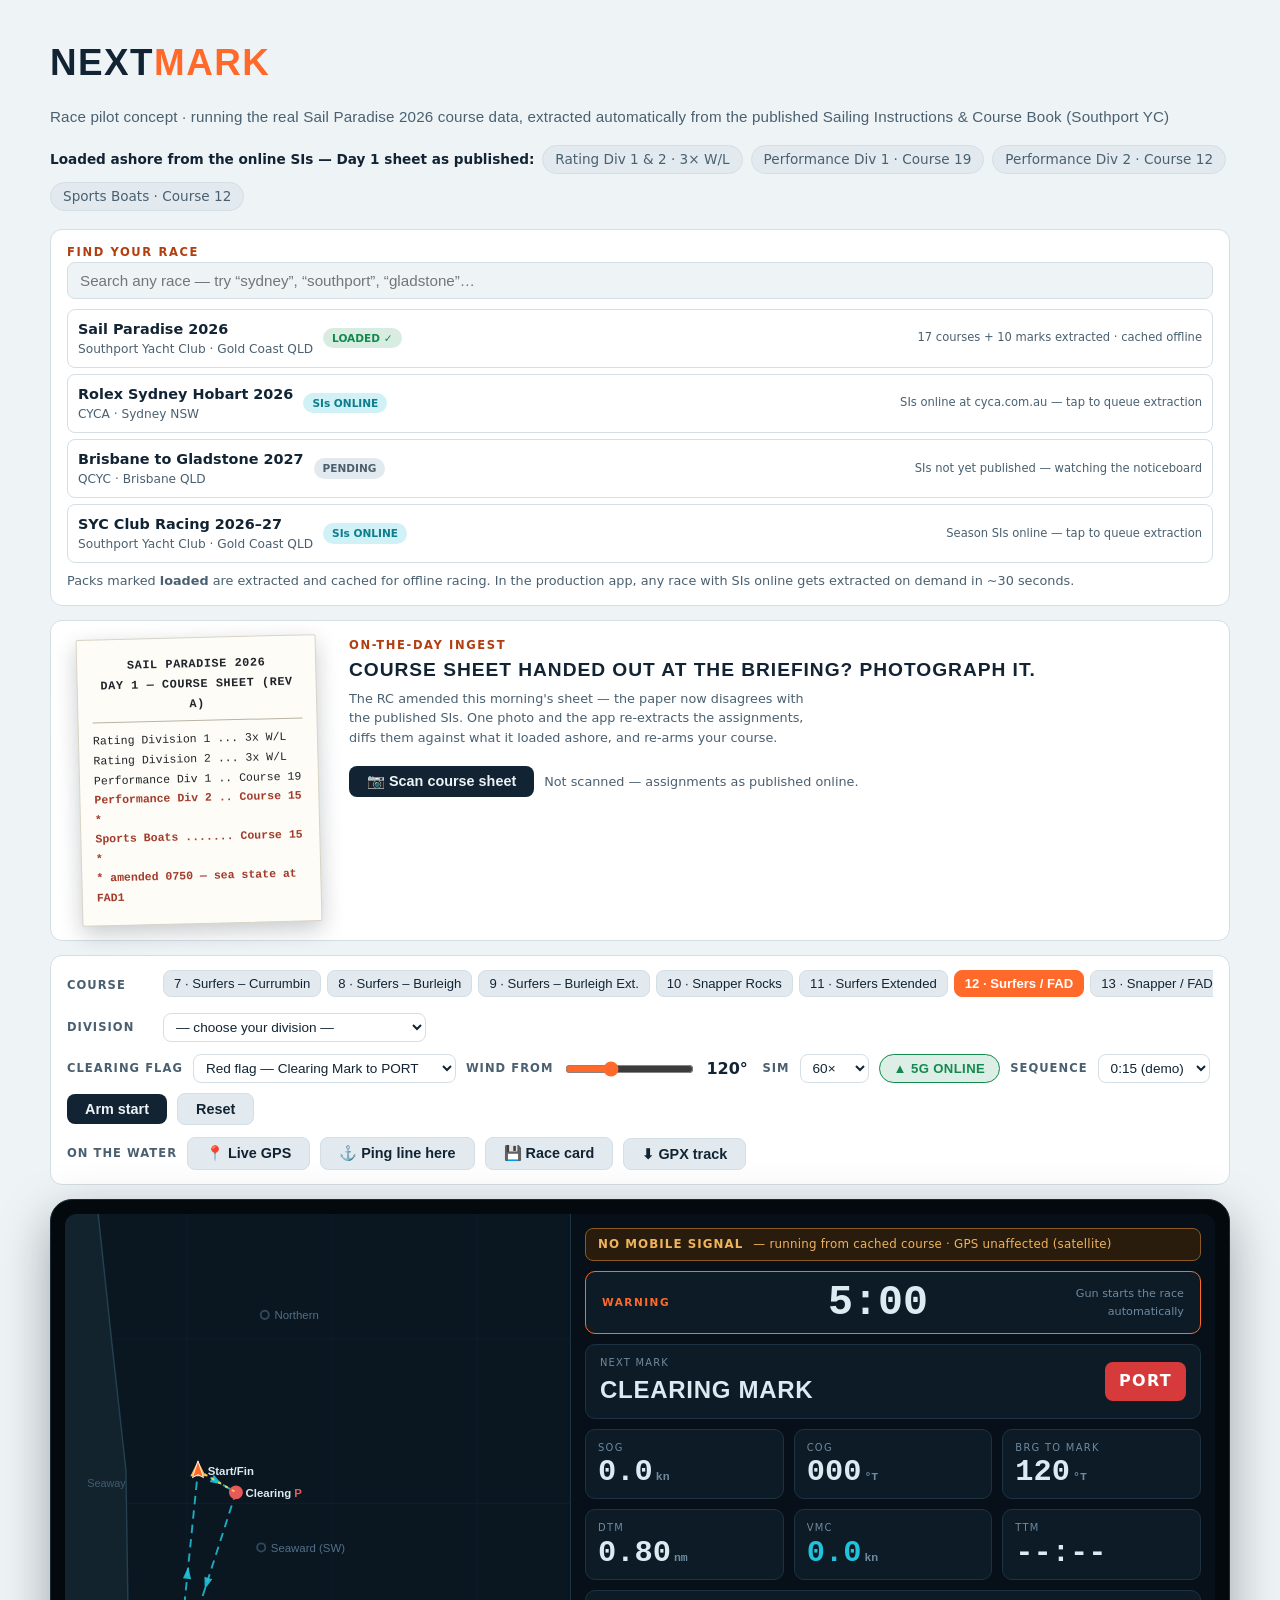
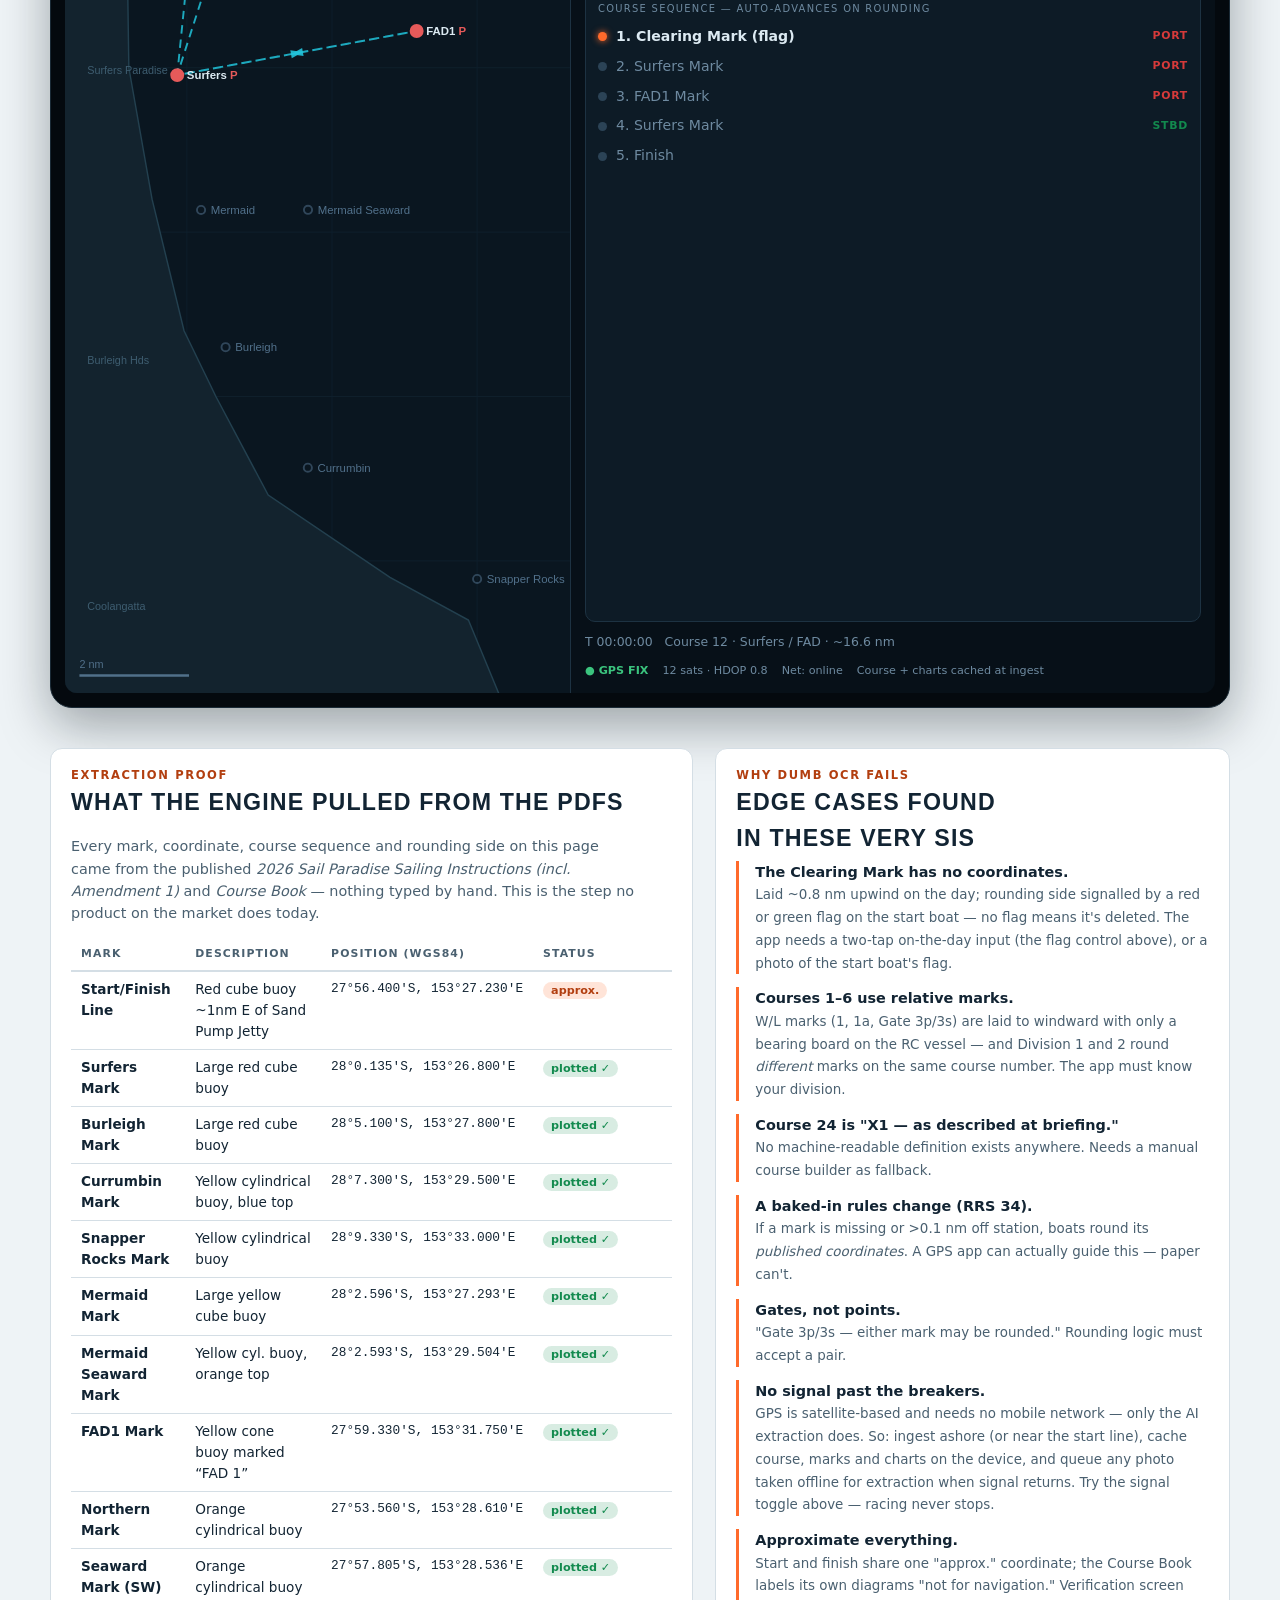
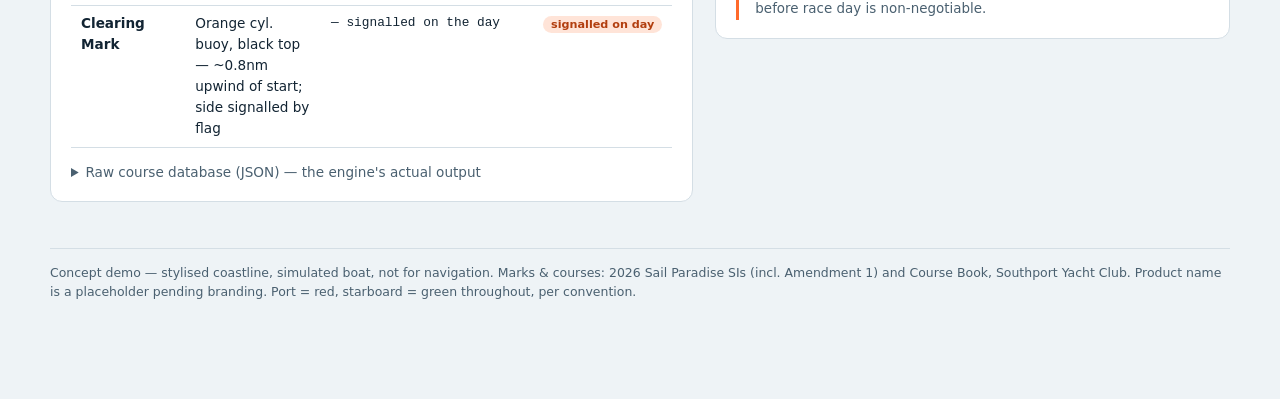
<file: index.html>
<!doctype html>
<html lang="en">
<head>
<meta charset="utf-8">
<meta name="viewport" content="width=device-width, initial-scale=1, viewport-fit=cover">
<meta name="theme-color" content="#071018">
<link rel="manifest" href="manifest.json">
<link rel="apple-touch-icon" href="icon-192.png">
<meta name="apple-mobile-web-app-capable" content="yes">
<meta name="apple-mobile-web-app-status-bar-style" content="black-translucent">
</head>
<body>
<title>NextMark</title>
<style>
  :root{
    --ground:#EEF3F6; --surface:#FFFFFF; --ink:#122433; --ink-soft:#4A6070;
    --line:#D4DEE5; --accent:#FF6A2B; --accent-ink:#B23E0F;
    --port:#D63A3A; --stbd:#128A4E; --chip:#E2EAEF;
    --scr-bg:#071018; --scr-panel:#0D1B26; --scr-line:#1D3242; --scr-ink:#DCEAF2;
    --scr-dim:#6E8AA0; --scr-track:#22C3DA; --scr-sea:#0A1620; --scr-land:#13232E;
  }
  @media (prefers-color-scheme: dark){
    :root:not([data-theme="light"]){
      --ground:#0C151D; --surface:#13202B; --ink:#E6EEF4; --ink-soft:#93A9B9;
      --line:#24384A; --accent:#FF7B42; --accent-ink:#FFA477; --chip:#1C2E3C;
      --port:#F0605F; --stbd:#3BC47E;
    }
  }
  :root[data-theme="dark"]{
    --ground:#0C151D; --surface:#13202B; --ink:#E6EEF4; --ink-soft:#93A9B9;
    --line:#24384A; --accent:#FF7B42; --accent-ink:#FFA477; --chip:#1C2E3C;
    --port:#F0605F; --stbd:#3BC47E;
  }
  *{box-sizing:border-box}
  body{background:var(--ground); color:var(--ink);
    font:16px/1.55 system-ui,"Segoe UI",Roboto,sans-serif; margin:0; padding:0 20px 64px;}
  .wrap{max-width:1180px; margin:0 auto;}
  h1,h2,h3,.disp{font-family:"Arial Narrow","Helvetica Neue",Arial,sans-serif;
    font-stretch:condensed; letter-spacing:.01em; text-wrap:balance;}
  header{display:flex; align-items:baseline; gap:14px; flex-wrap:wrap; padding:34px 0 6px;}
  h1{font-size:2.3rem; margin:0; text-transform:uppercase; letter-spacing:.04em;}
  h1 .tick{color:var(--accent);}
  .sub{color:var(--ink-soft); font-size:.95rem;}
  .daysheet{display:flex; gap:8px; flex-wrap:wrap; align-items:center; margin:10px 0 18px;
    font-size:.85rem; color:var(--ink-soft);}
  .daysheet b{color:var(--ink); font-weight:600;}
  .dchip{background:var(--chip); border:1px solid var(--line); border-radius:999px;
    padding:3px 12px; white-space:nowrap;}

  .controls{background:var(--surface); border:1px solid var(--line); border-radius:12px;
    padding:14px 16px; display:flex; flex-direction:column; gap:12px; margin-bottom:14px;}
  .crow{display:flex; gap:10px; align-items:center; flex-wrap:wrap;}
  .lbl{font-size:.72rem; text-transform:uppercase; letter-spacing:.09em; color:var(--ink-soft);
    min-width:86px; font-weight:600;}
  .chips{display:flex; gap:6px; overflow-x:auto; padding-bottom:4px; flex:1;}
  .chip{background:var(--chip); border:1px solid var(--line); color:var(--ink);
    border-radius:8px; padding:5px 10px; font-size:.82rem; cursor:pointer; white-space:nowrap;
    font-variant-numeric:tabular-nums;}
  .chip:hover{border-color:var(--accent);}
  .chip.on{background:var(--accent); border-color:var(--accent); color:#fff; font-weight:600;}
  .chip:focus-visible,button:focus-visible,select:focus-visible,input:focus-visible{
    outline:2px solid var(--accent); outline-offset:2px;}
  select,input[type="range"]{accent-color:var(--accent);}
  select{background:var(--surface); color:var(--ink); border:1px solid var(--line);
    border-radius:8px; padding:5px 8px; font-size:.85rem;}
  .btn{background:var(--ink); color:var(--ground); border:none; border-radius:8px;
    padding:7px 18px; font-size:.9rem; font-weight:600; cursor:pointer;}
  .btn.alt{background:var(--chip); color:var(--ink); border:1px solid var(--line);}
  .windval{font-variant-numeric:tabular-nums; font-weight:600; min-width:46px;}

  /* ---- tablet ---- */
  .tablet{background:#04090E; border-radius:22px; padding:14px; border:1px solid #1A2A36;
    box-shadow:0 18px 50px rgba(7,16,24,.35);}
  .screen{background:var(--scr-bg); border-radius:12px; display:flex; gap:0; overflow:hidden;
    min-height:620px;}
  .chartpane{flex:0 0 44%; position:relative; background:var(--scr-sea); border-right:1px solid var(--scr-line);}
  .chartpane svg{display:block; width:100%; height:100%;}
  .datapane{flex:1; display:flex; flex-direction:column; padding:14px; gap:10px; min-width:0;}
  @media (max-width:860px){
    .screen{flex-direction:column;}
    .chartpane{flex:none; height:480px; border-right:none; border-bottom:1px solid var(--scr-line);}
  }
  .nextbar{display:flex; align-items:center; gap:12px; background:var(--scr-panel);
    border:1px solid var(--scr-line); border-radius:10px; padding:10px 14px;}
  .nextbar .nm{font-family:"Arial Narrow",Arial,sans-serif; font-stretch:condensed;
    font-size:1.5rem; font-weight:700; color:var(--scr-ink); text-transform:uppercase;
    letter-spacing:.03em; flex:1; min-width:0; overflow:hidden; text-overflow:ellipsis; white-space:nowrap;}
  .nextbar .tag{font-size:.62rem; letter-spacing:.12em; color:var(--scr-dim); text-transform:uppercase;}
  .side{font-size:1rem; font-weight:800; letter-spacing:.08em; padding:7px 14px; border-radius:8px; color:#fff;}
  .side.P{background:var(--port);} .side.S{background:var(--stbd);}
  .side.N{background:#3A5468; font-weight:600;}
  .tiles{display:grid; grid-template-columns:repeat(3,1fr); gap:10px;}
  .tile{background:var(--scr-panel); border:1px solid var(--scr-line); border-radius:10px;
    padding:10px 12px 8px;}
  .tile .k{font-size:.62rem; letter-spacing:.13em; text-transform:uppercase; color:var(--scr-dim);}
  .tile .v{font-family:ui-monospace,Consolas,monospace; font-variant-numeric:tabular-nums;
    font-size:1.9rem; font-weight:600; color:var(--scr-ink); line-height:1.15;}
  .tile .u{font-size:.72rem; color:var(--scr-dim); margin-left:3px;}
  .tile.hot .v{color:var(--scr-track);}
  .legs{flex:1; background:var(--scr-panel); border:1px solid var(--scr-line); border-radius:10px;
    padding:10px 12px; overflow-y:auto; min-height:120px;}
  .legs .k{font-size:.62rem; letter-spacing:.13em; text-transform:uppercase; color:var(--scr-dim); margin-bottom:6px;}
  .leg{display:flex; align-items:center; gap:9px; padding:4px 0; font-size:.88rem;
    color:var(--scr-dim); font-variant-numeric:tabular-nums;}
  .leg .dot{width:9px; height:9px; border-radius:50%; background:#2B4356; flex:none;}
  .leg.done{color:#49657A; text-decoration:line-through;}
  .leg.done .dot{background:#2F6E4D;}
  .leg.now{color:var(--scr-ink); font-weight:600;}
  .leg.now .dot{background:var(--accent); box-shadow:0 0 7px var(--accent);}
  .leg .sd{margin-left:auto; font-size:.68rem; font-weight:700; letter-spacing:.07em;}
  .leg .sd.P{color:var(--port);} .leg .sd.S{color:var(--stbd);}
  .statusline{display:flex; gap:12px; align-items:center; font-size:.78rem; color:var(--scr-dim);
    font-variant-numeric:tabular-nums;}
  .statusline .ok{color:#3BC47E; font-weight:600;}

  /* ---- below ---- */
  section{margin-top:40px;}
  h2{font-size:1.45rem; text-transform:uppercase; letter-spacing:.05em; margin:0 0 4px;}
  .kick{font-size:.72rem; letter-spacing:.14em; text-transform:uppercase; color:var(--accent-ink);
    font-weight:700;}
  .cols{display:grid; grid-template-columns:1.25fr 1fr; gap:22px; align-items:start;}
  @media (max-width:860px){ .cols{grid-template-columns:1fr;} }
  .card{background:var(--surface); border:1px solid var(--line); border-radius:12px; padding:18px 20px;}
  .tbl{overflow-x:auto;}
  table{border-collapse:collapse; width:100%; font-size:.85rem;}
  th{font-size:.68rem; text-transform:uppercase; letter-spacing:.1em; color:var(--ink-soft);
    text-align:left; padding:7px 10px; border-bottom:2px solid var(--line);}
  td{padding:7px 10px; border-bottom:1px solid var(--line); vertical-align:top;}
  td.mono{font-family:ui-monospace,Consolas,monospace; font-size:.8rem; white-space:nowrap;
    font-variant-numeric:tabular-nums;}
  .st{font-size:.7rem; font-weight:700; padding:2px 8px; border-radius:999px; white-space:nowrap;}
  .st.ok{background:color-mix(in srgb,var(--stbd) 16%, transparent); color:var(--stbd);}
  .st.warn{background:color-mix(in srgb,var(--accent) 18%, transparent); color:var(--accent-ink);}
  .edge{margin:0; padding-left:0; list-style:none; display:flex; flex-direction:column; gap:13px;}
  .edge li{padding-left:16px; border-left:3px solid var(--accent); font-size:.9rem;}
  .edge b{display:block;}
  .edge .q{color:var(--ink-soft); font-size:.84rem;}
  details{margin-top:14px;}
  summary{cursor:pointer; font-size:.85rem; color:var(--ink-soft);}
  pre{background:var(--chip); border:1px solid var(--line); border-radius:8px; padding:12px;
    font-size:.74rem; overflow-x:auto; max-height:340px; line-height:1.45;}
  .foot{margin-top:46px; font-size:.78rem; color:var(--ink-soft); border-top:1px solid var(--line);
    padding-top:14px;}

  /* ---- on-the-day ingest ---- */
  .ingest{background:var(--surface); border:1px solid var(--line); border-radius:12px;
    padding:16px 18px; margin-bottom:14px; display:grid; grid-template-columns:260px 1fr; gap:20px;
    align-items:start;}
  @media (max-width:760px){ .ingest{grid-template-columns:1fr;} }
  .paperwrap{position:relative; justify-self:center;}
  .paper{background:#FDFCF7; color:#20242A; border:1px solid #D8D4C6; width:240px;
    padding:16px 14px 18px; font-family:"Courier New",Courier,monospace; font-size:.72rem;
    line-height:1.7; transform:rotate(-1.4deg); box-shadow:0 8px 22px rgba(10,20,30,.22);
    border-radius:2px;}
  .paper .ph{text-align:center; font-weight:700; letter-spacing:.05em; border-bottom:1px solid #B9B4A3;
    padding-bottom:6px; margin-bottom:8px; font-size:.74rem;}
  .paper .amend{color:#A33B2A; font-weight:700;}
  .scanline{position:absolute; left:-6px; right:-6px; top:0; height:3px; border-radius:2px;
    background:var(--accent); box-shadow:0 0 14px var(--accent); opacity:0; pointer-events:none;}
  .scanning .scanline{opacity:1; animation:scan 1.1s linear 2;}
  @keyframes scan{from{top:0} to{top:100%}}
  @media (prefers-reduced-motion: reduce){ .scanning .scanline{animation:none; opacity:0;} }
  .excol{display:flex; flex-direction:column; gap:10px;}
  .exlist{display:flex; flex-direction:column; gap:5px; font-size:.86rem;}
  .exrow{display:flex; gap:8px; align-items:center; font-variant-numeric:tabular-nums;}
  .exrow .ok{color:var(--stbd); font-weight:700;}
  .exrow .chg{background:color-mix(in srgb,var(--accent) 18%, transparent); color:var(--accent-ink);
    font-size:.68rem; font-weight:700; padding:1px 8px; border-radius:999px;}
  .exnote{font-size:.8rem; color:var(--ink-soft);}

  /* ---- countdown ---- */
  .cdstrip{background:var(--scr-panel); border:1px solid var(--accent); border-radius:10px;
    padding:10px 16px; display:flex; align-items:center; gap:16px;}
  .cdstrip .stage{font-size:.66rem; letter-spacing:.14em; text-transform:uppercase;
    color:var(--accent); font-weight:800; min-width:110px;}
  .cdstrip .digits{font-family:ui-monospace,Consolas,monospace; font-variant-numeric:tabular-nums;
    font-size:2.6rem; font-weight:700; color:var(--scr-ink); line-height:1; flex:1; text-align:center;}
  .cdstrip .hint{font-size:.7rem; color:var(--scr-dim); max-width:140px; text-align:right;}
  .cdstrip.gun{animation:gunflash .5s steps(2) 4;}
  @keyframes gunflash{50%{background:var(--accent);}}
  @media (prefers-reduced-motion: reduce){ .cdstrip.gun{animation:none;} *{scroll-behavior:auto;} }

  /* ---- signal / offline ---- */
  .sigbtn{border-radius:999px; border:1px solid var(--line); padding:6px 14px; font-size:.82rem;
    font-weight:700; cursor:pointer; letter-spacing:.03em;}
  .sigbtn.on{background:color-mix(in srgb,var(--stbd) 14%, transparent); color:var(--stbd); border-color:var(--stbd);}
  .sigbtn.off{background:color-mix(in srgb,var(--accent) 16%, transparent); color:var(--accent-ink); border-color:var(--accent);}
  .offbar{display:flex; gap:10px; align-items:center; background:#2A1C0C; border:1px solid #8A5A22;
    border-radius:8px; padding:6px 12px; font-size:.74rem; color:#F0B35C; letter-spacing:.02em;}
  .offbar b{letter-spacing:.09em;}
  .gpsline{display:flex; gap:14px; font-size:.7rem; color:var(--scr-dim); align-items:center;
    font-variant-numeric:tabular-nums;}
  .gpsline .fix{color:#3BC47E; font-weight:700;}

  /* ---- race finder ---- */
  .finder{background:var(--surface); border:1px solid var(--line); border-radius:12px;
    padding:14px 16px; margin-bottom:14px;}
  .finder input{width:100%; background:var(--ground); color:var(--ink); border:1px solid var(--line);
    border-radius:8px; padding:9px 12px; font-size:.95rem;}
  .srows{display:flex; flex-direction:column; gap:6px; margin-top:10px;}
  .srow{display:flex; gap:10px; align-items:center; padding:8px 10px; border:1px solid var(--line);
    border-radius:8px; cursor:pointer; background:var(--surface);}
  .srow:hover{border-color:var(--accent);}
  .srow .rn{font-weight:600; font-size:.9rem;}
  .srow .rc{font-size:.76rem; color:var(--ink-soft);}
  .srow .note{font-size:.72rem; color:var(--ink-soft); margin-left:auto; text-align:right; max-width:40%;}
  .schip{font-size:.66rem; font-weight:700; padding:2px 9px; border-radius:999px; white-space:nowrap;}
  .schip.loaded{background:color-mix(in srgb,var(--stbd) 16%, transparent); color:var(--stbd);}
  .schip.online{background:color-mix(in srgb,var(--track,#17B8CE) 20%, transparent); color:#0E7D8E;}
  .schip.pending{background:var(--chip); color:var(--ink-soft);}

  .btn.live{background:var(--stbd); color:#fff;}

  /* ---- phone layout ---- */
  @media (max-width:520px){
    body{padding:0 10px 48px;}
    header{padding:20px 0 4px;}
    h1{font-size:1.7rem;}
    .sub{font-size:.8rem;}
    .daysheet{font-size:.76rem;}
    .controls{padding:10px 12px;}
    .lbl{min-width:72px; font-size:.66rem;}
    .btn{padding:8px 14px; font-size:.85rem;}
    .tablet{padding:7px; border-radius:14px; margin:0 -4px;}
    .chartpane{height:400px;}
    .datapane{padding:10px; gap:8px;}
    .tiles{gap:6px;}
    .tile{padding:7px 9px 6px;}
    .tile .v{font-size:1.45rem;}
    .nextbar{padding:8px 11px;}
    .nextbar .nm{font-size:1.15rem;}
    .side{font-size:.82rem; padding:6px 10px;}
    .cdstrip .digits{font-size:2rem;}
    .cdstrip .hint{display:none;}
    .legs{min-height:90px;}
    .ingest{padding:12px;}
    .paper{width:205px; font-size:.64rem;}
    .card{padding:14px;}
    h2{font-size:1.2rem;}
  }
</style>

<div class="wrap">
<header>
  <h1>Next<span class="tick">Mark</span></h1>
  <span class="sub disp">Race pilot concept · running the real Sail Paradise 2026 course data, extracted automatically from the published Sailing Instructions &amp; Course Book (Southport YC)</span>
</header>

<div class="daysheet">
  <b>Loaded ashore from the online SIs — Day 1 sheet as published:</b>
  <span class="dchip">Rating Div 1 &amp; 2 · 3× W/L</span>
  <span class="dchip">Performance Div 1 · Course 19</span>
  <span class="dchip">Performance Div 2 · Course 12</span>
  <span class="dchip">Sports Boats · Course 12</span>
</div>

<div class="finder">
  <div class="kick">Find your race</div>
  <input id="racesearch" type="search" placeholder="Search any race — try “sydney”, “southport”, “gladstone”…" aria-label="Search races">
  <div class="srows" id="racerows"></div>
  <p class="exnote" style="margin:8px 0 0">Packs marked <b>loaded</b> are extracted and cached for offline racing. In the production app, any race with SIs online gets extracted on demand in ~30 seconds.</p>
</div>

<div class="ingest">
  <div class="paperwrap" id="paperwrap">
    <div class="paper" aria-label="Paper course sheet handed out on race morning">
      <div class="ph">SAIL PARADISE 2026<br>DAY 1 — COURSE SHEET (REV A)</div>
      Rating Division 1 ... 3x W/L<br>
      Rating Division 2 ... 3x W/L<br>
      Performance Div 1 .. Course 19<br>
      <span class="amend">Performance Div 2 .. Course 15 *</span><br>
      <span class="amend">Sports Boats ....... Course 15 *</span><br>
      <span class="amend">* amended 0750 — sea state at FAD1</span>
    </div>
    <div class="scanline"></div>
  </div>
  <div class="excol">
    <div>
      <div class="kick">On-the-day ingest</div>
      <h2 style="font-size:1.2rem">Course sheet handed out at the briefing? Photograph it.</h2>
      <p class="exnote" style="max-width:58ch; margin:4px 0 8px">The RC amended this morning's sheet — the paper now disagrees with the published SIs.
      One photo and the app re-extracts the assignments, diffs them against what it loaded ashore, and re-arms your course.</p>
    </div>
    <div class="crow">
      <button class="btn" id="scanbtn">📷 Scan course sheet</button>
      <span class="exnote" id="scanstate">Not scanned — assignments as published online.</span>
    </div>
    <div class="exlist" id="exlist" aria-live="polite"></div>
  </div>
</div>

<div class="controls">
  <div class="crow">
    <span class="lbl">Course</span>
    <div class="chips" id="chips" role="tablist" aria-label="Course selector"></div>
  </div>
  <div class="crow">
    <span class="lbl">Division</span>
    <select id="division" aria-label="Division or class">
      <option value="">— choose your division —</option>
    </select>
    <span class="exnote" id="divnote"></span>
  </div>
  <div class="crow">
    <span class="lbl">Clearing flag</span>
    <select id="flag" aria-label="Clearing mark flag">
      <option value="P" selected>Red flag — Clearing Mark to PORT</option>
      <option value="S">Green flag — Clearing Mark to STBD</option>
      <option value="X">No flag — Clearing Mark deleted</option>
    </select>
    <span class="lbl" style="min-width:auto">Wind from</span>
    <input type="range" id="wind" min="0" max="359" value="120" step="5" aria-label="Wind direction">
    <span class="windval" id="windval">120°</span>
    <span class="lbl" style="min-width:auto">Sim</span>
    <select id="simx" aria-label="Simulation speed">
      <option value="30">30×</option><option value="60" selected>60×</option><option value="150">150×</option>
    </select>
    <button class="sigbtn on" id="sigbtn" aria-pressed="false" title="Toggle mobile signal to test offline mode">▲ 5G ONLINE</button>
    <span class="lbl" style="min-width:auto">Sequence</span>
    <select id="armlen" aria-label="Start sequence length">
      <option value="300">5:00</option><option value="60">1:00</option><option value="15" selected>0:15 (demo)</option>
    </select>
    <button class="btn" id="go">Arm start</button>
    <button class="btn alt" id="reset">Reset</button>
  </div>
  <div class="crow">
    <span class="lbl">On the water</span>
    <button class="btn alt" id="gpsbtn" title="Use the phone's real GPS instead of the simulator">📍 Live GPS</button>
    <button class="btn alt" id="pingbtn" title="RC anchors wherever they like — tap at the start boat to pin the real line. SI mark coordinates never move.">⚓ Ping line here</button>
    <button class="btn alt" id="savecard" title="Save a PNG race card of your track">💾 Race card</button>
    <button class="btn alt" id="savegpx" title="Export raw track as GPX">⬇ GPX track</button>
    <span class="exnote" id="savenote"></span>
  </div>
</div>

<div class="tablet"><div class="screen">
  <div class="chartpane"><svg id="chart" aria-label="Race course chart"></svg></div>
  <div class="datapane">
    <div class="offbar" id="offbar" hidden>
      <b>NO MOBILE SIGNAL</b><span>— running from cached course · GPS unaffected (satellite)</span>
    </div>
    <div class="cdstrip" id="cdstrip" hidden>
      <div class="stage" id="cdstage">WARNING</div>
      <div class="digits" id="cddig">5:00</div>
      <div class="hint" id="cdhint">Gun starts the race automatically</div>
    </div>
    <div class="nextbar">
      <div style="min-width:0;flex:1">
        <div class="tag">Next mark</div>
        <div class="nm" id="nextnm">—</div>
      </div>
      <span class="side N" id="sidebadge">—</span>
    </div>
    <div class="tiles">
      <div class="tile"><div class="k">SOG</div><div class="v"><span id="sog">0.0</span><span class="u">kn</span></div></div>
      <div class="tile"><div class="k">COG</div><div class="v"><span id="cog">---</span><span class="u">°T</span></div></div>
      <div class="tile"><div class="k">BRG to mark</div><div class="v"><span id="brg">---</span><span class="u">°T</span></div></div>
      <div class="tile"><div class="k">DTM</div><div class="v"><span id="dtm">--.-</span><span class="u">nm</span></div></div>
      <div class="tile hot"><div class="k">VMC</div><div class="v"><span id="vmc">0.0</span><span class="u">kn</span></div></div>
      <div class="tile"><div class="k">TTM</div><div class="v"><span id="ttm">--:--</span></div></div>
    </div>
    <div class="legs"><div class="k">Course sequence — auto-advances on rounding</div><div id="leglist"></div></div>
    <div class="statusline">
      <span id="clock">T 00:00:00</span>
      <span id="course-meta"></span>
      <span class="ok" id="roundmsg"></span>
    </div>
    <div class="gpsline">
      <span class="fix">● GPS FIX</span><span id="sats">12 sats · HDOP 0.8</span>
      <span id="netstate">Net: online</span><span>Course + charts cached at ingest</span>
    </div>
  </div>
</div></div>

<section>
  <div class="cols">
    <div class="card">
      <div class="kick">Extraction proof</div>
      <h2>What the engine pulled from the PDFs</h2>
      <p style="font-size:.9rem; color:var(--ink-soft); max-width:62ch">Every mark, coordinate, course sequence and rounding side on this page came from the published
      <em>2026 Sail Paradise Sailing Instructions (incl. Amendment 1)</em> and <em>Course Book</em> — nothing typed by hand. This is the step no product on the market does today.</p>
      <div class="tbl"><table>
        <thead><tr><th>Mark</th><th>Description</th><th>Position (WGS84)</th><th>Status</th></tr></thead>
        <tbody id="marktbl"></tbody>
      </table></div>
      <details><summary>Raw course database (JSON) — the engine's actual output</summary><pre id="json"></pre></details>
    </div>
    <div class="card">
      <div class="kick">Why dumb OCR fails</div>
      <h2>Edge cases found in these very SIs</h2>
      <ul class="edge">
        <li><b>The Clearing Mark has no coordinates.</b><span class="q">Laid ~0.8 nm upwind on the day; rounding side signalled by a red or green flag on the start boat — no flag means it's deleted. The app needs a two-tap on-the-day input (the flag control above), or a photo of the start boat's flag.</span></li>
        <li><b>Courses 1–6 use relative marks.</b><span class="q">W/L marks (1, 1a, Gate 3p/3s) are laid to windward with only a bearing board on the RC vessel — and Division 1 and 2 round <em>different</em> marks on the same course number. The app must know your division.</span></li>
        <li><b>Course 24 is "X1 — as described at briefing."</b><span class="q">No machine-readable definition exists anywhere. Needs a manual course builder as fallback.</span></li>
        <li><b>A baked-in rules change (RRS 34).</b><span class="q">If a mark is missing or &gt;0.1 nm off station, boats round its <em>published coordinates</em>. A GPS app can actually guide this — paper can't.</span></li>
        <li><b>Gates, not points.</b><span class="q">"Gate 3p/3s — either mark may be rounded." Rounding logic must accept a pair.</span></li>
        <li><b>No signal past the breakers.</b><span class="q">GPS is satellite-based and needs no mobile network — only the AI extraction does. So: ingest ashore (or near the start line), cache course, marks and charts on the device, and queue any photo taken offline for extraction when signal returns. Try the signal toggle above — racing never stops.</span></li>
        <li><b>Approximate everything.</b><span class="q">Start and finish share one "approx." coordinate; the Course Book labels its own diagrams "not for navigation." Verification screen before race day is non-negotiable.</span></li>
      </ul>
    </div>
  </div>
</section>

<p class="foot">Concept demo — stylised coastline, simulated boat, not for navigation. Marks &amp; courses: 2026 Sail Paradise SIs (incl. Amendment&nbsp;1) and Course Book, Southport Yacht Club. Product name is a placeholder pending branding. Port = red, starboard = green throughout, per convention.</p>
</div>

<script>
'use strict';
// ---------- extracted database (engine output) ----------
const DB = {
  source: "2026 Sail Paradise SIs incl. Amendment 1 + Course Book (sailparadise.com.au)",
  datum: "WGS84",
  marks: {
    START:   {name:"Start/Finish Line", desc:"Red cube buoy ~1nm E of Sand Pump Jetty", lat:-27.940000, lon:153.453833, approx:true},
    SURFERS: {name:"Surfers Mark",      desc:"Large red cube buoy",                    lat:-28.002250, lon:153.446667},
    BURLEIGH:{name:"Burleigh Mark",     desc:"Large red cube buoy",                    lat:-28.085000, lon:153.463333},
    CURRUMBIN:{name:"Currumbin Mark",   desc:"Yellow cylindrical buoy, blue top",      lat:-28.121667, lon:153.491667},
    SNAPPER: {name:"Snapper Rocks Mark",desc:"Yellow cylindrical buoy",                lat:-28.155500, lon:153.550000},
    MERMAID: {name:"Mermaid Mark",      desc:"Large yellow cube buoy",                 lat:-28.043267, lon:153.454883},
    MERMSEA: {name:"Mermaid Seaward Mark",desc:"Yellow cyl. buoy, orange top",         lat:-28.043217, lon:153.491733},
    FAD1:    {name:"FAD1 Mark",         desc:"Yellow cone buoy marked “FAD 1”", lat:-27.988833, lon:153.529167},
    NORTHERN:{name:"Northern Mark",     desc:"Orange cylindrical buoy",                lat:-27.892667, lon:153.476833},
    SEAWARD: {name:"Seaward Mark (SW)", desc:"Orange cylindrical buoy",                lat:-27.963417, lon:153.475600},
    CLEARING:{name:"Clearing Mark",     desc:"Orange cyl. buoy, black top — ~0.8nm upwind of start; side signalled by flag", lat:null, lon:null, signalled:true}
  },
  // C = clearing mark (side from flag); [id, side]
  courses: {
    7:{name:"Surfers – Currumbin", len:22.9, seq:[["C",null],["SURFERS","P"],["CURRUMBIN","P"],["SURFERS","S"]]},
    8:{name:"Surfers – Burleigh", len:17.8, seq:[["C",null],["SURFERS","P"],["BURLEIGH","P"],["SURFERS","S"]]},
    9:{name:"Surfers – Burleigh Ext.", len:25.6, seq:[["C",null],["SURFERS","P"],["BURLEIGH","P"],["SURFERS","S"],["C","P"],["SURFERS","P"]]},
    10:{name:"Snapper Rocks", len:29, seq:[["C",null],["SURFERS","P"],["SNAPPER","P"],["SURFERS","S"]]},
    11:{name:"Surfers Extended", len:15.5, seq:[["C",null],["SURFERS","P"],["C","P"],["SURFERS","P"]]},
    12:{name:"Surfers / FAD", len:16.6, seq:[["C",null],["SURFERS","P"],["FAD1","P"],["SURFERS","S"]]},
    13:{name:"Snapper / FAD", len:33, seq:[["C",null],["SURFERS","P"],["SNAPPER","P"],["FAD1","P"],["SURFERS","S"]]},
    14:{name:"Surfers Paradise", len:7.7, seq:[["C",null],["SURFERS","S"]]},
    15:{name:"Surfers – Mermaid", len:12.7, seq:[["C",null],["SURFERS","P"],["MERMAID","P"],["SURFERS","S"]]},
    16:{name:"Surfers – Mermaid Ext.", len:16.6, seq:[["C",null],["SURFERS","P"],["MERMAID","P"],["MERMSEA","P"],["MERMAID","S"],["SURFERS","S"]]},
    17:{name:"Mermaid Out-and-Back", len:12.7, seq:[["MERMAID","P"]]},
    18:{name:"Mermaid Seaward Loop", len:16.5, seq:[["MERMAID","P"],["MERMSEA","P"],["MERMAID","S"]]},
    19:{name:"Mermaid / FAD1", len:22.6, seq:[["MERMAID","P"],["FAD1","P"],["MERMAID","S"]]},
    20:{name:"Northern / FAD1 / Mermaid", len:20.9, seq:[["NORTHERN","S"],["FAD1","S"],["MERMAID","S"]]},
    21:{name:"Northern / Burleigh", len:23.5, seq:[["NORTHERN","S"],["BURLEIGH","S"]]},
    22:{name:"FAD1 / Northern / Mermaid", len:27, seq:[["FAD1","P"],["NORTHERN","P"],["MERMAID","S"]]},
    23:{name:"Northern / Seaward", len:9.3, seq:[["NORTHERN","S"],["SEAWARD","S"]]}
  }
};

// ---------- geo helpers ----------
const R_NM = 3440.065, D2R = Math.PI/180;
function distNm(a,b){
  const dLat=(b.lat-a.lat)*D2R, dLon=(b.lon-a.lon)*D2R;
  const h=Math.sin(dLat/2)**2 + Math.cos(a.lat*D2R)*Math.cos(b.lat*D2R)*Math.sin(dLon/2)**2;
  return 2*R_NM*Math.asin(Math.sqrt(h));
}
function brgTo(a,b){
  const y=Math.sin((b.lon-a.lon)*D2R)*Math.cos(b.lat*D2R);
  const x=Math.cos(a.lat*D2R)*Math.sin(b.lat*D2R)-Math.sin(a.lat*D2R)*Math.cos(b.lat*D2R)*Math.cos((b.lon-a.lon)*D2R);
  return (Math.atan2(y,x)/D2R+360)%360;
}
function movePt(p,brgDeg,dNm){
  const br=brgDeg*D2R, dr=dNm/R_NM, la1=p.lat*D2R, lo1=p.lon*D2R;
  const la2=Math.asin(Math.sin(la1)*Math.cos(dr)+Math.cos(la1)*Math.sin(dr)*Math.cos(br));
  const lo2=lo1+Math.atan2(Math.sin(br)*Math.sin(dr)*Math.cos(la1),Math.cos(dr)-Math.sin(la1)*Math.sin(la2));
  return {lat:la2/D2R, lon:lo2/D2R};
}
function fmtPos(m){
  if(m.lat==null) return "— signalled on the day";
  const f=(v,hemi)=>{const a=Math.abs(v),d=Math.floor(a),mi=((a-d)*60).toFixed(3);return `${d}°${mi}′${hemi}`;};
  return `${f(m.lat,"S")}, ${f(m.lon,"E")}`;
}

// ---------- divisions & day-sheet assignments ----------
const DIVS={
  RD1:{label:"Rating Division 1", course:null, note:"3× W/L — relative marks laid on the day (RC bearing board); pick W/L course when signalled"},
  RD2:{label:"Rating Division 2", course:null, note:"3× W/L — Division 2 rounds Mark 1a, not Mark 1"},
  PD1:{label:"Performance Division 1", course:19},
  PD2:{label:"Performance Division 2", course:12},
  SB:{label:"Sports Boats", course:12}
};
// what the amended paper sheet says (REV A, handed out at briefing)
const PAPER={RD1:null, RD2:null, PD1:19, PD2:15, SB:15};
let scanned=false, selectedDiv="";

// ---------- state ----------
let courseNo=12, flag="P", windFrom=120, simx=60;
let running=false, boat=null, wpIdx=0, simT=0, lastTs=null, trail=[], wobP=0, finished=false, lastRound="";
let phase="idle", preT=0, preLast=null; // idle | pre | racing

let startOverride=null; // RC anchors wherever they like — one tap pins the real line; SI marks never move
function clearingPos(){ return movePt(posOf("START"), windFrom, 0.8); }
function activeSeq(){
  const c=DB.courses[courseNo]; if(!c) return [];
  const seq=[{id:"START",side:null,label:"Start"}];
  for(const [id,side] of c.seq){
    if(id==="C"){
      if(flag==="X") continue;
      seq.push({id:"CLEARING", side: side||flag, label:"Clearing Mark", signalled:!side});
    } else seq.push({id, side, label:DB.marks[id].name});
  }
  seq.push({id:"START", side:null, label:"Finish"});
  return seq;
}
function posOf(id){
  if(id==="START" && startOverride) return {...startOverride};
  return id==="CLEARING"? clearingPos() : {lat:DB.marks[id].lat, lon:DB.marks[id].lon};
}

// ---------- chart ----------
const BASE_EXT={lat0:-28.19, lat1:-27.862, lon0:153.408, lon1:153.582};
let EXT={...BASE_EXT}, COS=Math.cos(28*D2R);
const W=420; let H=W*((EXT.lat1-EXT.lat0)/((EXT.lon1-EXT.lon0)*COS));
function fitExtent(){
  EXT={...BASE_EXT};
  if(boat && (boat.lat<EXT.lat0+0.005||boat.lat>EXT.lat1-0.005||boat.lon<EXT.lon0+0.005||boat.lon>EXT.lon1-0.005)){
    const m=0.03;
    EXT.lat0=Math.min(EXT.lat0,boat.lat-m); EXT.lat1=Math.max(EXT.lat1,boat.lat+m);
    EXT.lon0=Math.min(EXT.lon0,boat.lon-m); EXT.lon1=Math.max(EXT.lon1,boat.lon+m);
  }
  COS=Math.abs(Math.cos((EXT.lat0+EXT.lat1)/2*D2R));
  H=W*((EXT.lat1-EXT.lat0)/((EXT.lon1-EXT.lon0)*COS));
}
const px=p=>({x:(p.lon-EXT.lon0)*COS/((EXT.lon1-EXT.lon0)*COS)*W,
              y:(EXT.lat1-p.lat)/(EXT.lat1-EXT.lat0)*H});
const COAST=[[-27.85,153.418],[-27.90,153.424],[-27.94,153.429],[-28.00,153.430],[-28.04,153.438],
  [-28.08,153.449],[-28.10,153.460],[-28.13,153.478],[-28.155,153.520],[-28.168,153.547],[-28.20,153.562]];
const PLACES=[[-27.945,"Seaway"],[-28.002,"Surfers Paradise"],[-28.09,"Burleigh Hds"],[-28.165,"Coolangatta"]];
const svg=document.getElementById("chart");
const S=(t,a)=>{const e=document.createElementNS("http://www.w3.org/2000/svg",t);for(const k in a)e.setAttribute(k,a[k]);return e;};

function drawChart(){
  fitExtent();
  svg.setAttribute("viewBox",`0 0 ${W} ${H.toFixed(0)}`);
  svg.replaceChildren();
  // graticule
  for(let la=Math.ceil(EXT.lat0/0.05)*0.05; la<=EXT.lat1; la+=0.05){const p=px({lat:la,lon:EXT.lon0});
    svg.append(S("line",{x1:0,y1:p.y,x2:W,y2:p.y,stroke:"#10212E","stroke-width":.7}));}
  for(let lo=Math.ceil(EXT.lon0/0.05)*0.05; lo<=EXT.lon1; lo+=0.05){const p=px({lat:EXT.lat0,lon:lo});
    svg.append(S("line",{x1:p.x,y1:0,x2:p.x,y2:H,stroke:"#10212E","stroke-width":.7}));}
  // land
  let d=`M ${px({lat:COAST[0][0],lon:COAST[0][1]}).x} ${px({lat:COAST[0][0],lon:COAST[0][1]}).y}`;
  for(const [la,lo] of COAST){const p=px({lat:la,lon:lo}); d+=` L ${p.x.toFixed(1)} ${p.y.toFixed(1)}`;}
  d+=` L -5 ${H+5} L -5 -5 Z`;
  svg.append(S("path",{d,fill:"var(--scr-land)",stroke:"#23404F","stroke-width":1.2}));
  for(const [la,nm] of PLACES){const p=px({lat:la,lon:153.414});
    const t=S("text",{x:p.x+4,y:p.y,fill:"#3E5D70","font-size":9,"font-family":"Arial Narrow, Arial"});
    t.textContent=nm; svg.append(t);}
  // course legs
  const seq=activeSeq();
  let dd="";
  seq.forEach((wp,i)=>{const p=px(posOf(wp.id)); dd+=(i?" L":"M")+` ${p.x.toFixed(1)} ${p.y.toFixed(1)}`;});
  svg.append(S("path",{d:dd,fill:"none",stroke:"var(--scr-track)","stroke-width":1.6,
    "stroke-dasharray":"7 5",opacity:.85}));
  // leg direction arrows
  for(let i=1;i<seq.length;i++){
    const a=px(posOf(seq[i-1].id)), b=px(posOf(seq[i].id));
    const mx=(a.x+b.x)/2, my=(a.y+b.y)/2, an=Math.atan2(b.y-a.y,b.x-a.x)*180/Math.PI;
    svg.append(S("path",{d:"M -5 -3.4 L 5 0 L -5 3.4 Z",fill:"var(--scr-track)",opacity:.9,
      transform:`translate(${mx.toFixed(1)} ${my.toFixed(1)}) rotate(${an.toFixed(1)})`}));
  }
  // marks
  const usedIds=new Set(seq.map(w=>w.id));
  for(const id in DB.marks){
    if(id==="CLEARING" && !usedIds.has("CLEARING")) continue;
    const m=DB.marks[id], pos=posOf(id); if(pos.lat==null) continue;
    const p=px(pos), on=usedIds.has(id);
    const wp=seq.find(w=>w.id===id && w.side);
    const col= id==="START" ? "#FFB347" : wp ? (wp.side==="P"?"#E65A5A":"#2FB376") : "#51708A";
    if(id==="START"){
      svg.append(S("path",{d:`M ${p.x-5} ${p.y+4} L ${p.x+5} ${p.y+4} L ${p.x} ${p.y-6} Z`,
        fill:"none",stroke:col,"stroke-width":1.8}));
    } else {
      svg.append(S("circle",{cx:p.x,cy:p.y,r:on?5:3.4,fill:on?col:"none",stroke:col,
        "stroke-width":1.6,opacity:on?1:.55}));
    }
    const t=S("text",{x:p.x+8,y:p.y+3.5,fill:on?"var(--scr-ink)":"#51708A","font-size":9.5,
      "font-family":"Arial Narrow, Arial","font-weight":on?700:400});
    t.textContent=m.name.replace(" Mark","").replace("/Finish Line","/Fin");
    if(wp){const s=S("tspan",{fill:wp.side==="P"?"#E65A5A":"#2FB376","font-weight":800});
      s.textContent=` ${wp.side}`; t.append(s);}
    svg.append(t);
  }
  // direct line boat → next mark (same geometry the BRG tile reads)
  const nxt=seq[wpIdx];
  if(boat && nxt){
    const a=px(boat), b2=px(posOf(nxt.id));
    svg.append(S("line",{x1:a.x,y1:a.y,x2:b2.x,y2:b2.y,stroke:"#FFD24A","stroke-width":1.6,
      "stroke-dasharray":"2.5 4",opacity:.95}));
  }
  // trail + boat
  if(trail.length>1){
    let td=""; trail.forEach((p,i)=>{const q=px(p); td+=(i?" L":"M")+` ${q.x.toFixed(1)} ${q.y.toFixed(1)}`;});
    svg.append(S("path",{d:td,fill:"none",stroke:"var(--accent)","stroke-width":1.4,opacity:.85}));
  }
  if(boat){
    const p=px(boat), hdg=boat.cog||0;
    svg.append(S("path",{d:"M 0 -8 L 4.6 6 L 0 3.4 L -4.6 6 Z",fill:"var(--accent)",
      stroke:"#fff","stroke-width":.7,
      transform:`translate(${p.x.toFixed(1)} ${p.y.toFixed(1)}) rotate(${hdg.toFixed(1)})`}));
  }
  // scale bar: 2nm
  const sb=2/((EXT.lon1-EXT.lon0)*COS*60)*W;
  svg.append(S("line",{x1:12,y1:H-14,x2:12+sb,y2:H-14,stroke:"#51708A","stroke-width":2}));
  const st=S("text",{x:12,y:H-20,fill:"#51708A","font-size":9,"font-family":"Arial"});
  st.textContent="2 nm"; svg.append(st);
}

// ---------- UI ----------
const el=id=>document.getElementById(id);
function renderChips(){
  const box=el("chips"); box.replaceChildren();
  for(const n in DB.courses){
    const b=document.createElement("button");
    b.className="chip"+(+n===courseNo?" on":""); b.setAttribute("role","tab");
    b.textContent=`${n} · ${DB.courses[n].name}`;
    b.onclick=()=>{courseNo=+n; selectedDiv=""; el("division").value=""; el("divnote").textContent=""; resetSim(); renderChips();};
    box.append(b);
  }
}
function renderLegs(){
  const seq=activeSeq(), box=el("leglist"); box.replaceChildren();
  seq.forEach((wp,i)=>{
    if(i===0) return;
    const d=document.createElement("div");
    d.className="leg"+(i<wpIdx?" done":i===wpIdx?" now":"");
    const dot=document.createElement("span"); dot.className="dot";
    const nm=document.createElement("span"); nm.textContent=`${i}. ${wp.label}${wp.signalled?" (flag)":""}`;
    d.append(dot,nm);
    if(wp.side){const s=document.createElement("span"); s.className="sd "+wp.side;
      s.textContent=wp.side==="P"?"PORT":"STBD"; d.append(s);}
    box.append(d);
  });
}
function updateHud(){
  const seq=activeSeq(), wp=seq[wpIdx];
  const c=DB.courses[courseNo];
  el("course-meta").textContent=`Course ${courseNo} · ${c.name} · ~${c.len} nm`;
  if(!wp){el("nextnm").textContent="FINISHED"; el("sidebadge").textContent="✔"; el("sidebadge").className="side S"; return;}
  el("nextnm").textContent=wp.label;
  const b=el("sidebadge");
  if(wp.side){b.textContent=wp.side==="P"?"PORT":"STBD"; b.className="side "+wp.side;}
  else{b.textContent=wpIdx===seq.length-1?"LINE":"CROSS"; b.className="side N";}
  if(boat){
    const tgt=posOf(wp.id), d=distNm(boat,tgt), brg=brgTo(boat,tgt);
    el("dtm").textContent=d<10?d.toFixed(2):d.toFixed(1);
    el("brg").textContent=String(Math.round(brg)).padStart(3,"0");
    el("sog").textContent=(boat.sog||0).toFixed(1);
    el("cog").textContent=String(Math.round(boat.cog||0)).padStart(3,"0");
    const vmc=(boat.sog||0)*Math.cos((brg-(boat.cog||0))*D2R);
    el("vmc").textContent=vmc.toFixed(1);
    const ttmMin=vmc>0.3? d/vmc*60 : null;
    el("ttm").textContent=ttmMin? `${String(Math.floor(ttmMin/60)).padStart(2,"0")}:${String(Math.round(ttmMin%60)).padStart(2,"0")}` : "--:--";
  }
  if(phase==="pre"){
    const mm=Math.floor(preT/60), ss=Math.ceil(preT%60)%60;
    el("clock").textContent=`T −${String(mm).padStart(2,"0")}:${String(ss).padStart(2,"0")}`;
  } else {
    const h=Math.floor(simT/3600),m=Math.floor(simT%3600/60),s=Math.floor(simT%60);
    el("clock").textContent=`T ${String(h).padStart(2,"0")}:${String(m).padStart(2,"0")}:${String(s).padStart(2,"0")}`;
  }
  el("roundmsg").textContent=lastRound;
}

// ---------- divisions ----------
function renderDivisions(){
  const sel=el("division"), cur=sel.value;
  sel.replaceChildren();
  const o0=document.createElement("option"); o0.value=""; o0.textContent="— choose your division —";
  sel.append(o0);
  for(const k in DIVS){
    const d=DIVS[k], o=document.createElement("option"); o.value=k;
    o.textContent=d.label + (d.course? ` → Course ${d.course}` : " → W/L");
    sel.append(o);
  }
  sel.value=cur;
}
function applyDivision(k){
  selectedDiv=k;
  const note=el("divnote");
  if(!k){note.textContent=""; return;}
  const d=DIVS[k];
  if(d.course){
    courseNo=d.course; renderChips(); resetSim();
    note.textContent=`Day sheet${scanned?" (REV A, scanned)":""}: ${d.label} sails Course ${d.course} — armed.`;
  } else {
    note.textContent=d.note;
  }
}

// ---------- photo ingest ----------
let online=true, queuedScan=false;
function setSignal(isOn){
  online=isOn;
  const b=el("sigbtn");
  b.className="sigbtn "+(online?"on":"off");
  b.textContent=online?"▲ 5G ONLINE":"✕ NO SIGNAL";
  b.setAttribute("aria-pressed", online?"false":"true");
  el("offbar").hidden=online;
  el("netstate").textContent="Net: "+(online?"online":"offline — cached");
  if(online && queuedScan && !scanned){
    queuedScan=false;
    el("scanstate").textContent="Signal back — extracting queued photo…";
    runScan();
  }
}
function runScan(){
  if(scanned) return;
  if(!online){
    queuedScan=true;
    el("scanbtn").textContent="Photo saved 📥";
    el("scanstate").textContent="No signal — photo captured and queued. Extraction runs the moment signal returns; your cached course keeps working meanwhile.";
    return;
  }
  const wrap=el("paperwrap"), btn=el("scanbtn");
  btn.disabled=true; el("scanstate").textContent="Extracting…";
  wrap.classList.add("scanning");
  setTimeout(()=>{
    wrap.classList.remove("scanning");
    scanned=true;
    const list=el("exlist"); list.replaceChildren();
    for(const k in DIVS){
      const before=DIVS[k].course, after=PAPER[k];
      const row=document.createElement("div"); row.className="exrow";
      const chk=document.createElement("span"); chk.className="ok"; chk.textContent="✓";
      const lbl=document.createElement("span");
      lbl.textContent=`${DIVS[k].label} → ${after? "Course "+after : "3× W/L"}`;
      row.append(chk,lbl);
      if(after!==before){
        const c=document.createElement("span"); c.className="chg";
        c.textContent=`changed · was ${before? "Course "+before : "W/L"}`;
        row.append(c);
        DIVS[k].course=after;
      }
      list.append(row);
    }
    el("scanstate").textContent="Sheet ingested — 5 assignments read, 2 changed vs the published SIs.";
    renderDivisions();
    if(selectedDiv) applyDivision(selectedDiv); else el("divnote").textContent="Amendment detected: Performance Div 2 & Sports Boats now sail Course 15.";
    btn.textContent="Scanned ✓";
  }, 2300);
}
function renderMarkTable(){
  const tb=el("marktbl"); tb.replaceChildren();
  for(const id in DB.marks){
    const m=DB.marks[id], tr=document.createElement("tr");
    const st=m.signalled?'<span class="st warn">signalled on day</span>'
      : m.approx?'<span class="st warn">approx.</span>':'<span class="st ok">plotted ✓</span>';
    tr.innerHTML=`<td><b>${m.name}</b></td><td>${m.desc}</td><td class="mono">${fmtPos(m)}</td><td>${st}</td>`;
    tb.append(tr);
  }
  el("json").textContent=JSON.stringify(DB,null,1);
}

// ---------- race finder ----------
const RACES=[
  {name:"Sail Paradise 2026", club:"Southport Yacht Club", where:"Gold Coast QLD",
   kw:"sail paradise southport gold coast surfers syc", status:"loaded",
   note:"17 courses + 10 marks extracted · cached offline"},
  {name:"Rolex Sydney Hobart 2026", club:"CYCA", where:"Sydney NSW",
   kw:"rolex sydney hobart cyca bass strait", status:"online",
   note:"SIs online at cyca.com.au — tap to queue extraction"},
  {name:"Brisbane to Gladstone 2027", club:"QCYC", where:"Brisbane QLD",
   kw:"brisbane gladstone qcyc b2g", status:"pending",
   note:"SIs not yet published — watching the noticeboard"},
  {name:"SYC Club Racing 2026–27", club:"Southport Yacht Club", where:"Gold Coast QLD",
   kw:"southport yacht club racing season syc", status:"online",
   note:"Season SIs online — tap to queue extraction"}
];
function renderRaces(filter){
  const box=el("racerows"); box.replaceChildren();
  const q=(filter||"").toLowerCase().trim();
  const hits=RACES.filter(r=>!q || (r.name+" "+r.club+" "+r.where+" "+r.kw).toLowerCase().includes(q));
  if(!hits.length){
    const d=document.createElement("div"); d.className="exnote";
    d.textContent=`No pack for “${filter}” yet — in production this fires a live AI search of club noticeboards and racingrulesofsailing.org.`;
    box.append(d); return;
  }
  for(const r of hits){
    const row=document.createElement("div"); row.className="srow"; row.setAttribute("role","button"); row.tabIndex=0;
    const txt=document.createElement("div");
    txt.innerHTML=`<div class="rn">${r.name}</div><div class="rc">${r.club} · ${r.where}</div>`;
    const chip=document.createElement("span"); chip.className="schip "+r.status;
    chip.textContent=r.status==="loaded"?"LOADED ✓":r.status==="online"?"SIs ONLINE":"PENDING";
    const note=document.createElement("span"); note.className="note"; note.textContent=r.note;
    row.append(txt,chip,note);
    const act=()=>{
      if(r.status==="loaded"){ note.textContent="Pack active — courses & marks below ✓"; }
      else if(r.status==="online"){ note.textContent="Queued — production app extracts this in ~30 s"; }
      else { note.textContent="Watching — you'll be notified when SIs publish"; }
    };
    row.onclick=act; row.onkeydown=e=>{if(e.key==="Enter"||e.key===" "){e.preventDefault();act();}};
    box.append(row);
  }
}

// ---------- live GPS ----------
let gpsMode=false, gpsWatch=null, lastFix=null, gunTs=null;
function onFix(p){
  const c=p.coords, prev=lastFix;
  lastFix={lat:c.latitude, lon:c.longitude, t:p.timestamp};
  if(!boat) boat={lat:c.latitude, lon:c.longitude, sog:0, cog:0};
  boat.lat=c.latitude; boat.lon=c.longitude;
  if(c.speed!=null && isFinite(c.speed)) boat.sog=c.speed*1.94384;
  else if(prev){ const dt=(p.timestamp-prev.t)/1000; if(dt>0.5) boat.sog=distNm(prev,boat)/dt*3600; }
  if(c.heading!=null && isFinite(c.heading)) boat.cog=c.heading;
  else if(prev && distNm(prev,boat)>0.0005) boat.cog=brgTo(prev,boat);
  trail.push({lat:boat.lat, lon:boat.lon, t:p.timestamp});
  if(trail.length>5000) trail.shift();
  if(phase==="racing"){
    if(gunTs) simT=(Date.now()-gunTs)/1000;
    const seq=activeSeq(), wp=seq[wpIdx];
    if(wp && distNm(boat,posOf(wp.id))<0.035){
      if(wp.side) lastRound=`Rounded ${wp.label} to ${wp.side==="P"?"PORT":"STBD"} ✓`;
      else if(wpIdx===seq.length-1){lastRound="Finished — line crossed ✓"; finished=true; phase="idle"; el("go").textContent="Arm start";}
      wpIdx++; renderLegs();
    }
  }
  drawChart(); updateHud();
}
function setGps(on){
  const b=el("gpsbtn");
  if(on && !("geolocation" in navigator)){ el("sats").textContent="No GPS in this browser"; return; }
  gpsMode=on;
  if(on){
    running=false; trail=[]; el("sats").textContent="acquiring fix…";
    b.textContent="📍 GPS LIVE"; b.classList.add("live");
    gpsWatch=navigator.geolocation.watchPosition(
      p=>{ el("sats").textContent=`GPS ±${Math.round(p.coords.accuracy)} m`; onFix(p); },
      err=>{ el("sats").textContent="GPS blocked here — open the public link (not the preview) and allow location";
        b.classList.remove("live"); b.textContent="📍 Live GPS"; gpsMode=false; },
      {enableHighAccuracy:true, maximumAge:1000, timeout:20000});
  } else {
    if(gpsWatch!=null) navigator.geolocation.clearWatch(gpsWatch);
    gpsWatch=null; lastFix=null;
    b.classList.remove("live"); b.textContent="📍 Live GPS";
    el("sats").textContent="12 sats · HDOP 0.8";
    resetSim();
  }
}

// ---------- race card + GPX export ----------
function saveNote(msg){ el("savenote").textContent=msg; }
function raceCard(){
  if(trail.length<2){ saveNote("No track yet — sail (or simulate) a race first."); return; }
  fitExtent();
  const scale=2.4, cw=W*scale, chH=H*scale, head=170, cv=document.createElement("canvas");
  cv.width=cw; cv.height=chH+head;
  const g=cv.getContext("2d");
  const P=p=>{const q=px(p); return [q.x*scale, head+q.y*scale];};
  g.fillStyle="#071018"; g.fillRect(0,0,cv.width,cv.height);
  // header
  const c=DB.courses[courseNo], now=new Date();
  g.fillStyle="#FF6A2B"; g.font="bold 44px Arial Narrow, Arial"; g.fillText("NEXTMARK RACE CARD", 28, 56);
  g.fillStyle="#DCEAF2"; g.font="30px Arial Narrow, Arial";
  g.fillText(`Course ${courseNo} · ${c.name} · ~${c.len} nm`, 28, 100);
  g.fillStyle="#6E8AA0"; g.font="24px Arial";
  const h=Math.floor(simT/3600),m=Math.floor(simT%3600/60),s=Math.floor(simT%60);
  g.fillText(`${now.toLocaleDateString()} · elapsed ${String(h).padStart(2,"0")}:${String(m).padStart(2,"0")}:${String(s).padStart(2,"0")} · ${gpsMode?"live GPS":"simulated"} · ${Math.max(0,wpIdx-1)} marks rounded`, 28, 136);
  // land
  g.fillStyle="#13232E"; g.beginPath();
  COAST.forEach(([la,lo],i)=>{const [x,y]=P({lat:la,lon:lo}); i?g.lineTo(x,y):g.moveTo(x,y);});
  g.lineTo(-10,cv.height+10); g.lineTo(-10,head-10); g.closePath(); g.fill();
  // course line
  const seq=activeSeq();
  g.strokeStyle="#22C3DA"; g.lineWidth=2.5; g.setLineDash([10,8]); g.beginPath();
  seq.forEach((wp,i)=>{const [x,y]=P(posOf(wp.id)); i?g.lineTo(x,y):g.moveTo(x,y);}); g.stroke();
  // marks
  g.setLineDash([]); g.font="bold 22px Arial Narrow, Arial";
  for(const wp of seq){ const [x,y]=P(posOf(wp.id));
    g.fillStyle= wp.side==="P" ? "#E65A5A" : wp.side==="S" ? "#2FB376" : "#FFB347";
    g.beginPath(); g.arc(x,y,8,0,7); g.fill();
    g.fillStyle="#DCEAF2"; g.fillText(wp.label.replace(" Mark",""), x+13, y+7);
  }
  // track
  g.strokeStyle="#FF6A2B"; g.lineWidth=3.5; g.beginPath();
  trail.forEach((p,i)=>{const [x,y]=P(p); i?g.lineTo(x,y):g.moveTo(x,y);}); g.stroke();
  cv.toBlob(b=>{
    const a=document.createElement("a");
    a.href=URL.createObjectURL(b);
    a.download=`nextmark-course${courseNo}-${now.toISOString().slice(0,10)}.png`;
    a.click(); setTimeout(()=>URL.revokeObjectURL(a.href),4000);
    saveNote("Race card saved — check Downloads/Photos. (Blocked in the chat preview; works on the public link.)");
  },"image/png");
}
function saveGpx(){
  if(trail.length<2){ saveNote("No track yet — sail (or simulate) a race first."); return; }
  const pts=trail.map(p=>`<trkpt lat="${p.lat.toFixed(6)}" lon="${p.lon.toFixed(6)}">${p.t?`<time>${new Date(p.t).toISOString()}</time>`:""}</trkpt>`).join("\n");
  const gpx=`<?xml version="1.0" encoding="UTF-8"?>\n<gpx version="1.1" creator="NextMark" xmlns="http://www.topografix.com/GPX/1/1">\n<trk><name>NextMark Course ${courseNo} — ${DB.courses[courseNo].name}</name><trkseg>\n${pts}\n</trkseg></trk>\n</gpx>`;
  const a=document.createElement("a");
  a.href=URL.createObjectURL(new Blob([gpx],{type:"application/gpx+xml"}));
  a.download=`nextmark-course${courseNo}-track.gpx`;
  a.click(); setTimeout(()=>URL.revokeObjectURL(a.href),4000);
  saveNote("GPX saved — drop it into ChartedSails, raceQs or any analysis tool.");
}

// ---------- start sequence ----------
function armStart(sec){
  phase="pre"; preT=sec; preLast=null;
  const strip=el("cdstrip"); strip.hidden=false; strip.classList.remove("gun");
  el("go").textContent="Abort";
  requestAnimationFrame(preTick);
}
function preTick(ts){
  if(phase!=="pre") return;
  if(preLast==null) preLast=ts;
  preT-=(ts-preLast)/1000; preLast=ts;
  if(preT<=0){
    el("cdstage").textContent="START";
    el("cddig").textContent="GUN";
    el("cdhint").textContent="Racing — auto-advance armed";
    el("cdstrip").classList.add("gun");
    setTimeout(()=>{ el("cdstrip").hidden=true; },2400);
    phase="racing"; gunTs=Date.now();
    if(gpsMode){ el("go").textContent="Racing (GPS)"; }
    else { running=true; lastTs=null; el("go").textContent="Pause"; requestAnimationFrame(tick); }
    return;
  }
  const mm=Math.floor(preT/60), ss=Math.floor(preT%60);
  el("cddig").textContent=`${mm}:${String(ss).padStart(2,"0")}`;
  el("cdstage").textContent= preT>240 ? "WARNING" : preT>60 ? "PREPARATORY · P" : "LAST MINUTE";
  el("cdhint").textContent= preT>60 ? "Gun starts the race automatically" : "Clear air — find your hole";
  updateHud();
  requestAnimationFrame(preTick);
}

// ---------- sim ----------
function resetSim(){
  running=false; finished=false; phase="idle"; wpIdx=1; simT=0; lastTs=null; trail=[]; lastRound=""; gunTs=null;
  if(!gpsMode) boat={...posOf("START"), sog:0, cog:0};
  el("go").textContent="Arm start";
  el("cdstrip").hidden=true; el("cdstrip").classList.remove("gun");
  renderLegs(); drawChart(); updateHud();
}
function tick(ts){
  if(!running) return;
  if(lastTs==null) lastTs=ts;
  const dt=Math.min((ts-lastTs)/1000,0.1)*simx; lastTs=ts; simT+=dt;
  const seq=activeSeq(), wp=seq[wpIdx];
  if(wp){
    const tgt=posOf(wp.id), brg=brgTo(boat,tgt), d=distNm(boat,tgt);
    wobP+=dt/40;
    const wob=Math.sin(wobP)*10*Math.min(1,d/0.4);
    const hdg=(brg+wob+360)%360;
    const base=7.6, angOff=Math.abs(((brg-windFrom+540)%360)-180);
    boat.sog=Math.max(4.5, base-(angOff<45?1.8:0)+Math.sin(wobP*1.7)*0.5);
    const np=movePt(boat,hdg,boat.sog*dt/3600);
    boat.lat=np.lat; boat.lon=np.lon; boat.cog=hdg;
    trail.push({lat:boat.lat,lon:boat.lon,t:Date.now()});
    if(trail.length>900) trail.shift();
    if(d<0.035){
      if(wp.side) lastRound=`Rounded ${wp.label} to ${wp.side==="P"?"PORT":"STBD"} ✓`;
      else if(wpIdx===seq.length-1){lastRound="Finished — line crossed ✓"; finished=true; running=false; phase="idle"; el("go").textContent="Arm start";}
      wpIdx++;
      renderLegs();
    }
  }
  drawChart(); updateHud();
  if(running) requestAnimationFrame(tick);
}

el("go").onclick=()=>{
  if(phase==="idle"){ if(finished) resetSim(); armStart(+el("armlen").value); return; }
  if(phase==="pre"){ resetSim(); return; }
  running=!running;
  el("go").textContent=running?"Pause":"Resume";
  if(running){lastTs=null; requestAnimationFrame(tick);}
};
el("reset").onclick=resetSim;
el("flag").onchange=e=>{flag=e.target.value; resetSim();};
el("wind").oninput=e=>{windFrom=+e.target.value; el("windval").textContent=windFrom+"°"; resetSim();};
el("simx").onchange=e=>{simx=+e.target.value;};
el("division").onchange=e=>applyDivision(e.target.value);
el("scanbtn").onclick=runScan;
el("sigbtn").onclick=()=>setSignal(!online);
el("gpsbtn").onclick=()=>setGps(!gpsMode);
el("pingbtn").onclick=()=>{
  if(startOverride){
    startOverride=null;
    el("pingbtn").textContent="⚓ Ping line here"; el("pingbtn").classList.remove("live");
    saveNote("Line ping cleared — start/finish back at published SI position.");
  } else {
    if(!boat){ saveNote("No position yet — enable Live GPS (or the simulator) first."); return; }
    startOverride={lat:boat.lat, lon:boat.lon};
    el("pingbtn").textContent="⚓ Line pinged ✓"; el("pingbtn").classList.add("live");
    saveNote("Start/finish pinned at your position. Marks stay at SI coordinates; Clearing Mark re-laid upwind of the pinged line.");
  }
  drawChart(); updateHud();
};
el("savecard").onclick=raceCard;
el("savegpx").onclick=saveGpx;
el("racesearch").oninput=e=>renderRaces(e.target.value);

renderChips(); renderDivisions(); renderMarkTable(); renderRaces(""); resetSim();

// offline app shell (PWA) — no-op where service workers aren't allowed
if("serviceWorker" in navigator && location.protocol==="https:"){
  navigator.serviceWorker.register("./sw.js").catch(()=>{});
}
</script>
</body>
</html>
</file>
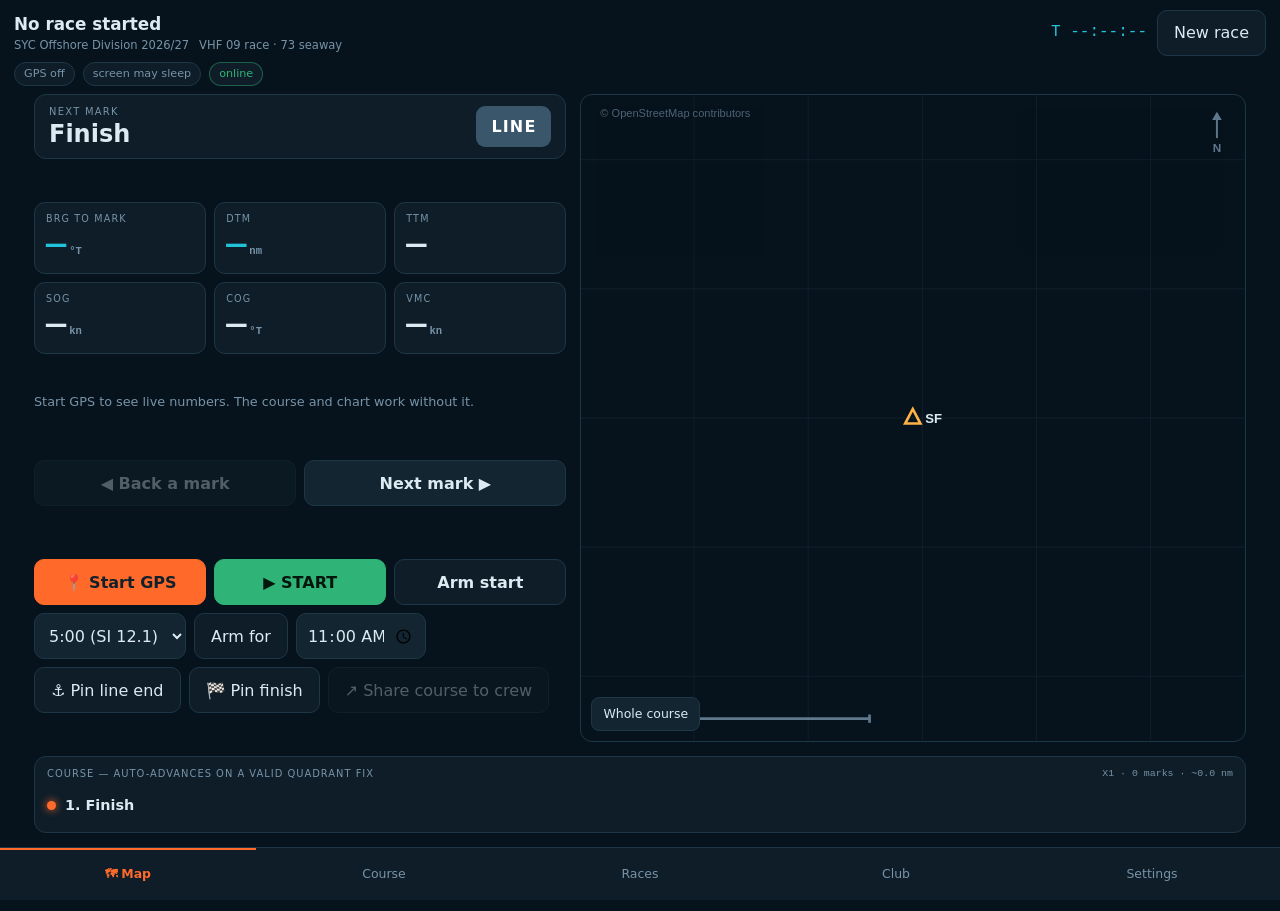
<file: race.html>
<!doctype html>
<html lang="en">
<head>
<meta charset="utf-8">
<meta name="viewport" content="width=device-width, initial-scale=1, viewport-fit=cover, maximum-scale=1">
<meta name="theme-color" content="#07131C">
<title>NextMark — race pilot</title>
<link rel="manifest" href="manifest.json">
<link rel="apple-touch-icon" href="icon-192.png">
<meta name="apple-mobile-web-app-capable" content="yes">
<meta name="apple-mobile-web-app-status-bar-style" content="black-translucent">
<link rel="stylesheet" href="app/app.css">
</head>
<body>

<div id="fatal" class="fatal" hidden></div>
<div id="warnbar" class="warnbar" hidden></div>
<div id="crewbar" class="crewbar" hidden>
  CREW MODE — following the helm's course. Your track and roundings are your own.
</div>
<div id="incoming" class="incoming" hidden></div>

<header class="top">
  <div class="tl">
    <div id="racename" class="rname">No race started</div>
    <div class="tmeta">
      <span id="packname"></span>
      <span id="vhf"></span>
    </div>
  </div>
  <div class="tr">
    <span id="clock" class="clock">T --:--:--</span>
    <button class="btn alt" id="btn-newrace">New race</button>
  </div>
</header>

<div class="statusrow">
  <span id="gpsstat" class="stat off">GPS off</span>
  <span id="wakestat" class="stat off">screen may sleep</span>
  <span id="netstat" class="stat ok">online</span>
</div>

<div id="cdstrip" class="cdstrip" hidden>
  <div class="stage" id="cdstage">WARNING</div>
  <div class="digits" id="cddig">5:00</div>
  <button class="btn alt" id="btn-gun">Gun now</button>
  <div class="cdline" id="cdline" hidden></div>
</div>

<main class="race">

  <div class="nextbar">
    <div class="nbtext">
      <div class="nblabel">Next mark</div>
      <div id="nextmark" class="nbname">—</div>
    </div>
    <span id="sidebadge" class="side N">—</span>
  </div>

  <div class="tiles">
    <div class="tile hot"><div class="k">BRG to mark</div><div class="v"><span id="brg">—</span><span class="u">°T</span></div></div>
    <div class="tile hot"><div class="k">DTM</div><div class="v"><span id="dtm">—</span><span class="u">nm</span></div></div>
    <div class="tile"><div class="k">TTM</div><div class="v"><span id="ttm">—</span><span class="u" id="ttm-unit"></span></div></div>
    <div class="tile"><div class="k">SOG</div><div class="v"><span id="sog">—</span><span class="u">kn</span></div></div>
    <div class="tile"><div class="k">COG</div><div class="v"><span id="cog">—</span><span class="u">°T</span></div></div>
    <div class="tile" id="vmctile"><div class="k">VMC</div><div class="v"><span id="vmc">—</span><span class="u">kn</span></div></div>
  </div>
  <div id="offline-note" class="hint">Start GPS to see live numbers. The course and chart work without it.</div>

  <div class="markrow">
    <button class="btn big" id="btn-prev">◀ Back a mark</button>
    <button class="btn big" id="btn-next">Next mark ▶</button>
  </div>

  <div id="chartwrap" class="chartwrap">
    <svg id="chart" aria-label="Race chart"></svg>
    <div class="chartctl">
      <button class="mini" id="follow">Whole course</button>
      <span id="zoomwrap" hidden><input type="range" id="zoom" min="0.5" max="12" step="0.5" value="3" aria-label="Zoom, nautical miles across"></span>
    </div>
  </div>

  <div class="controls">
    <button class="btn primary big" id="btn-gps">📍 Start GPS</button>
    <button class="btn start big" id="btn-startnow">▶ START</button>
    <button class="btn primary big" id="btn-go">Arm start</button>
    <select id="armlen" aria-label="Start sequence length"></select>
    <button class="btn alt" id="btn-armat">Arm for</button>
    <input type="time" id="armat" class="inp short" aria-label="Start time — your handicap time in a pursuit race">
    <button class="btn alt" id="btn-ping">⚓ Pin line end</button>
    <button class="btn alt" id="btn-pinfinish">🏁 Pin finish</button>
    <button class="btn primary big" id="btn-crewstart" hidden>▶ Start recording</button>
    <button class="btn" id="btn-crewstop" hidden>Stop &amp; save</button>
    <button class="btn alt" id="btn-share">↗ Share course to crew</button>
  </div>

  <div class="legs">
    <div class="legshead">
      <span class="k" id="legsheadk">Course — auto-advances on a valid quadrant fix</span>
      <span id="coursemeta" class="mono"></span>
    </div>
    <div id="leglist"></div>
  </div>

</main>

<div id="panelwrap" class="panelwrap" hidden>

  <section class="panel" data-panel="course" hidden>
    <h2>Course</h2>
    <p class="hint" id="coursehelp">
      Sunday offshore passage racing is course <b>X1</b> — a course set by the Race Committee and
      given at the Compulsory Skippers Briefing. Build it here from the board, in the order you sail it.
    </p>

    <div class="row">
      <label for="packsel">Series</label>
      <select id="packsel"></select>
    </div>
    <div class="row" id="courserow">
      <label for="division">Division</label>
      <select id="division"></select>
      <label for="preset">Course</label>
      <select id="preset"></select>
      <button class="mini danger" id="btn-clearcourse">Clear</button>
    </div>
    <div id="divnote" class="hint"></div>
    <div id="crewcoursenote" class="hint warn" hidden>
      You are in crew mode, so this course is read-only — it comes from the helm's shared link.
      Turn crew mode off in Settings if you need to build your own.
    </div>

    <div id="boardblock">
      <h3>Briefing board</h3>
      <div class="row">
        <label class="filebtn">
          📷 Photograph the board
          <input type="file" id="photo" accept="image/*" capture="environment" hidden>
        </label>
        <button class="btn alt" id="btn-read" hidden>Read it into a course</button>
      </div>
      <div id="readnote" class="hint"></div>
      <div id="photowrap" class="photowrap" hidden>
        <img id="photoimg" alt="The briefing course board, as photographed">
        <div id="photometa" class="hint"></div>
      </div>
      <div id="proposal" class="proposal" hidden></div>
    </div>

    <!-- The palette comes first and never moves: at a briefing you tap it
         repeatedly, in order, and a list that reflows under your finger builds
         the wrong course. The course you are building is reviewed below it. -->
    <h3 id="palettehead">Tap marks in the order you sail them</h3>
    <div id="palette" class="palette"></div>

    <h3>The course</h3>
    <div id="builtsummary" class="mono summary"></div>
    <div id="builtlegs" class="builtlegs"></div>

    <div id="newmarkblock">
      <h3>New mark by coordinates</h3>
      <p class="hint">
        For a mark the RC adds over VHF. Accepts the format they read out
        (<span class="mono">28 11.200 S</span>), decimal degrees, or both axes pasted into the first field.
      </p>
      <div class="row">
        <input id="nm-id" class="inp short" placeholder="ID (e.g. M5)" autocapitalize="characters" maxlength="6">
        <input id="nm-name" class="inp" placeholder="Name (optional)">
      </div>
      <div class="row">
        <input id="nm-lat" class="inp" placeholder="28 11.200 S  — or paste both" inputmode="text">
        <input id="nm-lon" class="inp" placeholder="153 34.300 E" inputmode="text">
        <button class="btn alt" id="btn-herepos">Use my position</button>
        <button class="btn primary" id="btn-addmark">Add mark</button>
      </div>
      <div id="nm-note" class="hint"></div>
    </div>
  </section>

  <section class="panel" data-panel="races" hidden>
    <h2>Races on this device</h2>
    <p class="hint">
      Every race is recorded here and nowhere else. Share one to the crew chat, or delete it.
    </p>
    <div id="racelist" class="racelist"></div>
    <h3>Storage</h3>
    <div id="storagestat" class="hint mono"></div>
  </section>

  <section class="panel" data-panel="directory" hidden>
    <h2>Club &amp; races</h2>
    <div class="row">
      <input id="racesearch" class="inp" type="search"
        placeholder="Search races — name, date or series" autocomplete="off">
    </div>
    <div id="dirlist" class="dirlist"></div>
  </section>

  <section class="panel" data-panel="settings" hidden>
    <h2>Settings</h2>

    <h3>Crew mode</h3>
    <p class="hint">
      On a boat only one person runs the start. Crew mode follows the course the helm
      shared, and hides the start sequence, the line pin and course editing so eight
      phones cannot drift apart. Your own track, numbers and roundings are unaffected.
    </p>
    <div class="row">
      <label class="switch"><input type="checkbox" id="set-crew"> I'm crew, not running the start</label>
    </div>
    <div class="row">
      <button class="btn alt" id="btn-invite">↗ Send the app to the crew</button>
      <span class="hint">Shares the app link to WhatsApp or any chat — they open it once, then Add to Home Screen.</span>
    </div>

    <h3>Your boat</h3>
    <p class="hint">Used on the race card and in the SI 20.8 rounding declaration.</p>
    <div class="row">
      <input id="set-yacht" class="inp" placeholder="Yacht name">
      <input id="set-sail" class="inp short" placeholder="Sail no.">
    </div>

    <h3>Wind direction</h3>
    <p class="hint">
      Optional, and only used to place the laid clearance buoy upwind of the start line.
      Your instruments are the real source — changing this never touches your track.
    </p>
    <div class="row">
      <input id="set-wind" class="inp short" inputmode="numeric" placeholder="e.g. 120">
      <span class="hint">degrees the wind is from</span>
    </div>

    <h3>Reading the board automatically</h3>
    <p class="hint">
      Optional. The key is stored on this device only and is sent straight to the API — never to us.
      Leave it empty and build the course by hand; everything else works the same.
    </p>
    <div class="row">
      <input id="set-key" class="inp" placeholder="API key (stays on this device)" autocomplete="off" spellcheck="false">
    </div>
    <div class="row">
      <input id="set-proxy" class="inp" placeholder="Proxy URL (optional — use if the browser blocks the direct call)" autocomplete="off" spellcheck="false">
      <input id="set-model" class="inp short" placeholder="model" autocomplete="off" spellcheck="false">
    </div>

    <h3>Storage</h3>
    <div id="persistnote" class="hint"></div>
    <div class="row">
      <button class="btn alt" id="btn-persist">Keep my races permanently</button>
      <button class="btn primary" id="btn-savesettings">Save settings</button>
    </div>

    <h3>What this app is not</h3>
    <p class="hint">
      Not for navigation. Mark positions are the published SI coordinates and the coastline is a
      generalised outline — use your chartplotter and your eyes. GPS recording stops whenever the
      screen locks or the app is backgrounded, which is why the app holds the screen awake while
      racing; any gap in recording is drawn as a gap, never bridged with a straight line.
    </p>
  </section>

</div>

<nav class="tabs">
  <button class="tab" data-tab="race">🗺 Map</button>
  <button class="tab" data-tab="course">Course</button>
  <button class="tab" data-tab="races">Races</button>
  <button class="tab" data-tab="directory">Club</button>
  <button class="tab" data-tab="settings">Settings</button>
</nav>

<div id="decl" class="modal" hidden>
  <div class="mbox">
    <h2>Rounding declaration</h2>
    <pre id="decltext" class="decl"></pre>
    <div id="declnote" class="hint"></div>
    <div class="row end">
      <button class="btn alt" id="decl-close">Close</button>
      <button class="btn primary" id="decl-share">Send to Race Officer</button>
    </div>
  </div>
</div>

<div id="toast" class="toast" hidden></div>

<script type="module" src="app/app.js"></script>
<script>
  if ('serviceWorker' in navigator && location.protocol === 'https:') {
    navigator.serviceWorker.register('sw.js').catch(() => {});
  }
</script>
</body>
</html>
</file>
<file: app/app.css>
/* NextMark — deck-first styling.
   Dark by default because this is an instrument, read at night and in a cockpit;
   every tap target is at least 44 px because it is used with wet hands. */

:root {
  --sea: #07131C;
  --panel: #0E1D28;
  --panel2: #142532;
  --line: #1E3747;
  --ink: #DCEAF2;
  --dim: #7793A7;
  --accent: #FF6A2B;
  --cyan: #22C3DA;
  --port: #E65A5A;
  --stbd: #2FB376;
  --warn: #F0B35C;
  --bad: #C8452F;
  --tap: 46px;
}

* { box-sizing: border-box; -webkit-tap-highlight-color: transparent; }

/* A class that sets `display` outranks the `hidden` attribute, which would
   leave the countdown and the declaration modal on screen permanently. Every
   panel in this app is toggled by `hidden`, so make it win outright. */
[hidden] { display: none !important; }

html, body {
  margin: 0;
  background: var(--sea);
  color: var(--ink);
  font: 16px/1.45 system-ui, -apple-system, "Segoe UI", Roboto, sans-serif;
  overscroll-behavior-y: contain;
}
body {
  padding: env(safe-area-inset-top) env(safe-area-inset-right)
           calc(64px + env(safe-area-inset-bottom)) env(safe-area-inset-left);
}

h2 { font-size: 1.15rem; margin: 18px 0 4px; letter-spacing: .02em; }
h3 { font-size: .82rem; margin: 20px 0 6px; text-transform: uppercase;
     letter-spacing: .12em; color: var(--dim); }
.mono { font-family: ui-monospace, Consolas, monospace; font-variant-numeric: tabular-nums; }

/* ---------- banners ---------- */
.fatal, .warnbar {
  padding: 12px 16px; font-size: .9rem; line-height: 1.4;
}
.fatal { background: var(--bad); color: #fff; }
.crewbar {
  background: color-mix(in srgb, var(--cyan) 14%, transparent);
  color: var(--cyan); border-bottom: 1px solid var(--cyan);
  font-size: .72rem; letter-spacing: .07em; text-transform: uppercase;
  font-weight: 700; text-align: center; padding: 7px 14px;
}
.incoming {
  margin: 10px 14px; padding: 13px;
  background: var(--panel); border: 2px solid var(--cyan); border-radius: 12px;
}
.incoming .rh { font-size: 1.05rem; font-weight: 650; margin: 2px 0 4px; }
.switch { display: flex; align-items: center; gap: 10px; font-size: .9rem; cursor: pointer; }
.switch input { width: 22px; height: 22px; accent-color: var(--accent); }
.warnbar { background: #2A1C0C; color: var(--warn); border-bottom: 1px solid #8A5A22; cursor: pointer; }

/* ---------- header ---------- */
.top {
  display: flex; align-items: center; gap: 12px; flex-wrap: wrap;
  padding: 10px 14px 6px;
}
.tl { flex: 1; min-width: 0; }
.rname {
  font-size: 1.05rem; font-weight: 650; white-space: nowrap;
  overflow: hidden; text-overflow: ellipsis;
}
.tmeta { display: flex; gap: 10px; font-size: .72rem; color: var(--dim); flex-wrap: wrap; }
.tr { display: flex; align-items: center; gap: 10px; }
.clock {
  font-family: ui-monospace, Consolas, monospace; font-variant-numeric: tabular-nums;
  font-size: 1rem; color: var(--cyan);
}

.statusrow {
  display: flex; gap: 8px; padding: 0 14px 8px; flex-wrap: wrap;
}
.stat {
  font-size: .7rem; padding: 3px 9px; border-radius: 999px; white-space: nowrap;
  border: 1px solid var(--line); background: var(--panel);
}
.stat.ok { color: var(--stbd); border-color: color-mix(in srgb, var(--stbd) 45%, transparent); }
.stat.warn { color: var(--warn); border-color: color-mix(in srgb, var(--warn) 45%, transparent); }
.stat.off { color: var(--dim); }

/* ---------- countdown ---------- */
.cdstrip {
  margin: 0 14px 10px; padding: 10px 14px; display: flex; align-items: center; gap: 14px;
  flex-wrap: wrap;
  background: var(--panel); border: 2px solid var(--accent); border-radius: 12px;
}
.cdline {
  flex-basis: 100%; font-family: ui-monospace, Consolas, monospace;
  font-variant-numeric: tabular-nums; font-size: .86rem; color: var(--ink);
  border-top: 1px solid var(--line); padding-top: 7px;
}
.cdline.late { color: var(--warn); font-weight: 700; }

/* the unmissable START — green, nothing else on the screen is */
.btn.start { background: #2FB376; color: #04150C; font-weight: 800; border-color: #2FB376; }
.btn.start:active { filter: brightness(1.15); }
.cdstrip .stage {
  font-size: .64rem; letter-spacing: .14em; text-transform: uppercase;
  color: var(--accent); font-weight: 800; min-width: 92px;
}
.cdstrip .digits {
  flex: 1; text-align: center; font-family: ui-monospace, Consolas, monospace;
  font-variant-numeric: tabular-nums; font-size: 2.9rem; font-weight: 700; line-height: 1;
}
.cdstrip.imminent { border-color: var(--bad); }
.cdstrip.imminent .digits { color: var(--warn); }

/* ---------- race screen ---------- */
.race { padding: 0 14px; }

.nextbar {
  display: flex; align-items: center; gap: 12px;
  background: var(--panel); border: 1px solid var(--line); border-radius: 12px;
  padding: 10px 14px; margin-bottom: 10px;
}
.nbtext { flex: 1; min-width: 0; }
.nblabel { font-size: .62rem; letter-spacing: .13em; text-transform: uppercase; color: var(--dim); }
.nbname {
  font-size: 1.5rem; font-weight: 700; white-space: nowrap;
  overflow: hidden; text-overflow: ellipsis; line-height: 1.2;
}
.side {
  font-size: 1rem; font-weight: 800; letter-spacing: .07em;
  padding: 9px 15px; border-radius: 9px; color: #fff; white-space: nowrap;
}
.side.P { background: var(--port); }
.side.S { background: var(--stbd); }
.side.N { background: #39566B; }

.tiles { display: grid; grid-template-columns: repeat(3, 1fr); gap: 8px; }
.tile {
  background: var(--panel); border: 1px solid var(--line); border-radius: 11px;
  padding: 9px 11px 7px; min-width: 0;
}
.tile .k {
  font-size: .6rem; letter-spacing: .12em; text-transform: uppercase; color: var(--dim);
  white-space: nowrap; overflow: hidden; text-overflow: ellipsis;
}
.tile .v {
  font-family: ui-monospace, Consolas, monospace; font-variant-numeric: tabular-nums;
  font-size: 1.85rem; font-weight: 600; line-height: 1.18;
}
.tile .u { font-size: .66rem; color: var(--dim); margin-left: 3px; }
.tile.hot .v { color: var(--cyan); }
.tile.bad { border-color: var(--bad); }
.tile.bad .v { color: var(--bad); }

.markrow { display: grid; grid-template-columns: 1fr 1fr; gap: 8px; margin: 10px 0; }

.chartwrap {
  position: relative; background: var(--sea);
  border: 1px solid var(--line); border-radius: 12px; overflow: hidden;
  height: 52vh; min-height: 300px;
}
.chartwrap svg { display: block; width: 100%; height: 100%; }
.chartctl {
  position: absolute; left: 10px; bottom: 10px; display: flex; align-items: center; gap: 8px;
}
.chartctl input[type="range"] { width: 120px; accent-color: var(--accent); }

.controls {
  display: flex; gap: 8px; flex-wrap: wrap; align-items: center; margin: 10px 0;
}

.legs {
  background: var(--panel); border: 1px solid var(--line); border-radius: 12px;
  padding: 10px 12px; margin-bottom: 14px;
}
.legshead {
  display: flex; justify-content: space-between; gap: 10px; flex-wrap: wrap;
  font-size: .62rem; letter-spacing: .1em; text-transform: uppercase; color: var(--dim);
  margin-bottom: 6px;
}
.legshead .mono { text-transform: none; letter-spacing: 0; }
.leg {
  display: flex; align-items: center; gap: 9px; padding: 7px 0;
  font-size: .9rem; color: var(--dim); border-bottom: 1px solid rgba(30,55,71,.5);
}
.leg:last-child { border-bottom: none; }
.leg .dot { width: 9px; height: 9px; border-radius: 50%; background: #2B4356; flex: none; }
.leg .lnm { flex: 1; min-width: 0; }
.leg.done { color: #4A657A; }
.leg.done .lnm { text-decoration: line-through; }
.leg.done .dot { background: var(--stbd); }
.leg.now { color: var(--ink); font-weight: 650; }
.leg.now .dot { background: var(--accent); box-shadow: 0 0 8px var(--accent); }
.leg .sd { font-size: .64rem; font-weight: 800; letter-spacing: .07em; }
.leg .sd.P { color: var(--port); }
.leg .sd.S { color: var(--stbd); }
.leg .how { font-size: .62rem; padding: 2px 7px; border-radius: 999px; background: var(--panel2); }
.leg .how.quadrant { color: var(--stbd); }
.leg .how.manual { color: var(--warn); }

/* ---------- buttons and inputs ---------- */
.btn, .mini, .filebtn, .sidetog {
  font: inherit; cursor: pointer; border-radius: 10px; border: 1px solid var(--line);
  background: var(--panel2); color: var(--ink); padding: 0 16px;
  min-height: var(--tap); display: inline-flex; align-items: center; justify-content: center;
  gap: 6px; white-space: nowrap;
}
.btn.big { flex: 1; font-size: 1rem; font-weight: 650; }
.btn.primary { background: var(--accent); border-color: var(--accent); color: #11202B; font-weight: 700; }
.btn.danger { background: var(--bad); border-color: var(--bad); color: #fff; }
.btn.alt { background: var(--panel); }
.btn.on { background: var(--stbd); border-color: var(--stbd); color: #08261A; font-weight: 700; }
.btn:disabled, .mini:disabled { opacity: .35; cursor: default; }
.mini {
  min-height: 34px; padding: 0 11px; font-size: .78rem; border-radius: 8px;
}
.mini.danger { color: var(--port); border-color: color-mix(in srgb, var(--port) 45%, transparent); background: transparent; }
select, .inp {
  font: inherit; min-height: var(--tap); padding: 0 10px;
  background: var(--panel2); color: var(--ink);
  border: 1px solid var(--line); border-radius: 10px;
}
.inp { flex: 1; min-width: 120px; }
.inp.short { flex: 0 0 130px; min-width: 96px; }
:focus-visible { outline: 2px solid var(--accent); outline-offset: 2px; }

.row { display: flex; gap: 8px; flex-wrap: wrap; align-items: center; margin: 8px 0; }
.row.end { justify-content: flex-end; }
.row label { font-size: .72rem; text-transform: uppercase; letter-spacing: .09em; color: var(--dim); }

.hint { font-size: .8rem; color: var(--dim); line-height: 1.45; margin: 6px 0; }
.hint.warn { color: var(--warn); }
.hint.good { color: var(--stbd); }

/* ---------- panels ---------- */
.panelwrap {
  position: fixed; inset: 0; z-index: 40; overflow-y: auto;
  background: var(--sea);
  padding: env(safe-area-inset-top) 14px calc(76px + env(safe-area-inset-bottom));
  -webkit-overflow-scrolling: touch;
}
.panel { max-width: 760px; margin: 0 auto; }

/* Capped so a long passage course cannot push the rest of the panel around. */
.builtlegs {
  display: flex; flex-direction: column; gap: 6px;
  max-height: 46vh; overflow-y: auto; -webkit-overflow-scrolling: touch;
}
.blgrow {
  display: flex; align-items: center; gap: 8px;
  background: var(--panel); border: 1px solid var(--line); border-radius: 10px; padding: 6px 8px;
}
.blgrow .bn {
  font-family: ui-monospace, monospace; color: var(--dim); min-width: 20px; text-align: center;
}
.blgrow .bnm { flex: 1; min-width: 0; font-size: .9rem; overflow: hidden; text-overflow: ellipsis; white-space: nowrap; }
.sidetog { min-height: 36px; padding: 0 12px; font-size: .72rem; font-weight: 800; letter-spacing: .06em; }
.sidetog.P { background: var(--port); border-color: var(--port); color: #fff; }
.sidetog.S { background: var(--stbd); border-color: var(--stbd); color: #fff; }
.summary { font-size: .82rem; color: var(--cyan); margin-top: 8px; word-break: break-word; }

.palette { display: grid; grid-template-columns: repeat(auto-fill, minmax(150px, 1fr)); gap: 8px; }
.markbtn {
  display: flex; align-items: center; gap: 8px; text-align: left;
  background: var(--panel); border: 1px solid var(--line); border-radius: 10px;
  color: var(--ink); font: inherit; cursor: pointer; padding: 9px 10px; min-height: var(--tap);
}
.markbtn .mid {
  font-family: ui-monospace, monospace; font-weight: 700; color: var(--cyan);
  min-width: 30px;
}
.markbtn .mname { flex: 1; min-width: 0; font-size: .82rem; overflow: hidden; text-overflow: ellipsis; white-space: nowrap; }
.markbtn .mdist { font-size: .68rem; color: var(--dim); font-variant-numeric: tabular-nums; }
.markbtn.local .mid { color: #B98CE0; }
.markbtn.unplaced { opacity: .7; border-style: dashed; }

.filebtn { background: var(--panel2); }
.photowrap { margin: 8px 0; }
.photowrap img {
  width: 100%; max-height: 52vh; object-fit: contain;
  border: 1px solid var(--line); border-radius: 10px; background: #000;
}
.proposal {
  border: 1px solid var(--cyan); border-radius: 12px; padding: 12px; margin: 10px 0;
  background: var(--panel);
}
.phead { font-size: .72rem; text-transform: uppercase; letter-spacing: .11em; color: var(--cyan); margin-bottom: 6px; }
.prow {
  display: flex; align-items: center; gap: 10px; padding: 9px 0;
  border-top: 1px solid var(--line); flex-wrap: wrap;
}
.prow .pt { flex: 1; min-width: 200px; font-size: .86rem; }
.prow.suggested .pt b { color: var(--stbd); }

.racelist { display: flex; flex-direction: column; gap: 10px; }
.racecard {
  background: var(--panel); border: 1px solid var(--line); border-radius: 12px; padding: 12px;
}
.racecard.live { border-color: var(--accent); }
.racecard .rh { font-weight: 650; margin-bottom: 3px; }
.racecard .rm { font-size: .76rem; color: var(--dim); margin-bottom: 9px; }
.racts { display: flex; gap: 8px; flex-wrap: wrap; }

.dirlist { display: flex; flex-direction: column; gap: 8px; }
.dirhead {
  background: var(--panel); border: 1px solid var(--line); border-radius: 12px; padding: 12px;
  line-height: 1.5;
}
.dirhead a { color: var(--cyan); }
.dirrow {
  display: flex; align-items: center; gap: 10px; flex-wrap: wrap;
  background: var(--panel); border: 1px solid var(--line); border-radius: 10px; padding: 9px 11px;
}
.dirrow .dd { font-variant-numeric: tabular-nums; font-size: .78rem; color: var(--cyan); min-width: 94px; }
.dirrow .dn { flex: 1; min-width: 140px; font-size: .86rem; }
.dirrow .dk { font-size: .62rem; color: var(--dim); letter-spacing: .08em; }
.dirrow .dt { font-size: .72rem; color: var(--dim); min-width: 62px; text-align: right; }

/* ---------- tabs ---------- */
.tabs {
  position: fixed; left: 0; right: 0; bottom: 0; z-index: 50;
  display: grid; grid-template-columns: repeat(5, 1fr);
  background: var(--panel); border-top: 1px solid var(--line);
  padding-bottom: env(safe-area-inset-bottom);
}
.tab {
  font: inherit; font-size: .78rem; background: none; border: none; color: var(--dim);
  padding: 13px 4px; cursor: pointer; min-height: 52px;
}
.tab.on { color: var(--accent); font-weight: 700; box-shadow: inset 0 2px 0 var(--accent); }

/* ---------- modal + toast ---------- */
.modal {
  position: fixed; inset: 0; z-index: 70; display: grid; place-items: center;
  background: rgba(3, 9, 14, .8); padding: 16px;
}
.mbox {
  background: var(--panel); border: 1px solid var(--cyan); border-radius: 14px;
  padding: 16px; max-width: 460px; width: 100%;
}
.decl {
  font-family: ui-monospace, Consolas, monospace; font-size: .92rem; line-height: 1.6;
  background: var(--sea); border: 1px solid var(--line); border-radius: 10px;
  padding: 12px; white-space: pre-wrap; word-break: break-word; margin: 10px 0;
}
.toast {
  position: fixed; left: 50%; transform: translateX(-50%);
  bottom: calc(70px + env(safe-area-inset-bottom)); z-index: 60;
  max-width: calc(100% - 28px); background: var(--panel2);
  border: 1px solid var(--cyan); border-radius: 11px;
  padding: 11px 15px; font-size: .88rem; box-shadow: 0 8px 28px rgba(0, 0, 0, .5);
}

/* ---------- wider screens: chart beside the numbers ---------- */
@media (min-width: 900px) {
  .race {
    max-width: 1240px; margin: 0 auto;
    display: grid; grid-template-columns: 1fr 1.25fr; gap: 14px;
    align-items: start;
  }
  .nextbar, .tiles, #offline-note, .markrow, .controls { grid-column: 1; }
  .chartwrap { grid-column: 2; grid-row: 1 / span 5; height: 72vh; }
  .legs { grid-column: 1 / -1; }
  .tile .v { font-size: 2.1rem; }
}

@media (max-width: 380px) {
  .tiles { grid-template-columns: repeat(2, 1fr); }
  .cdstrip .digits { font-size: 2.3rem; }
  .nbname { font-size: 1.3rem; }
}

@media (prefers-reduced-motion: reduce) {
  * { animation: none !important; transition: none !important; }
}
</file>
